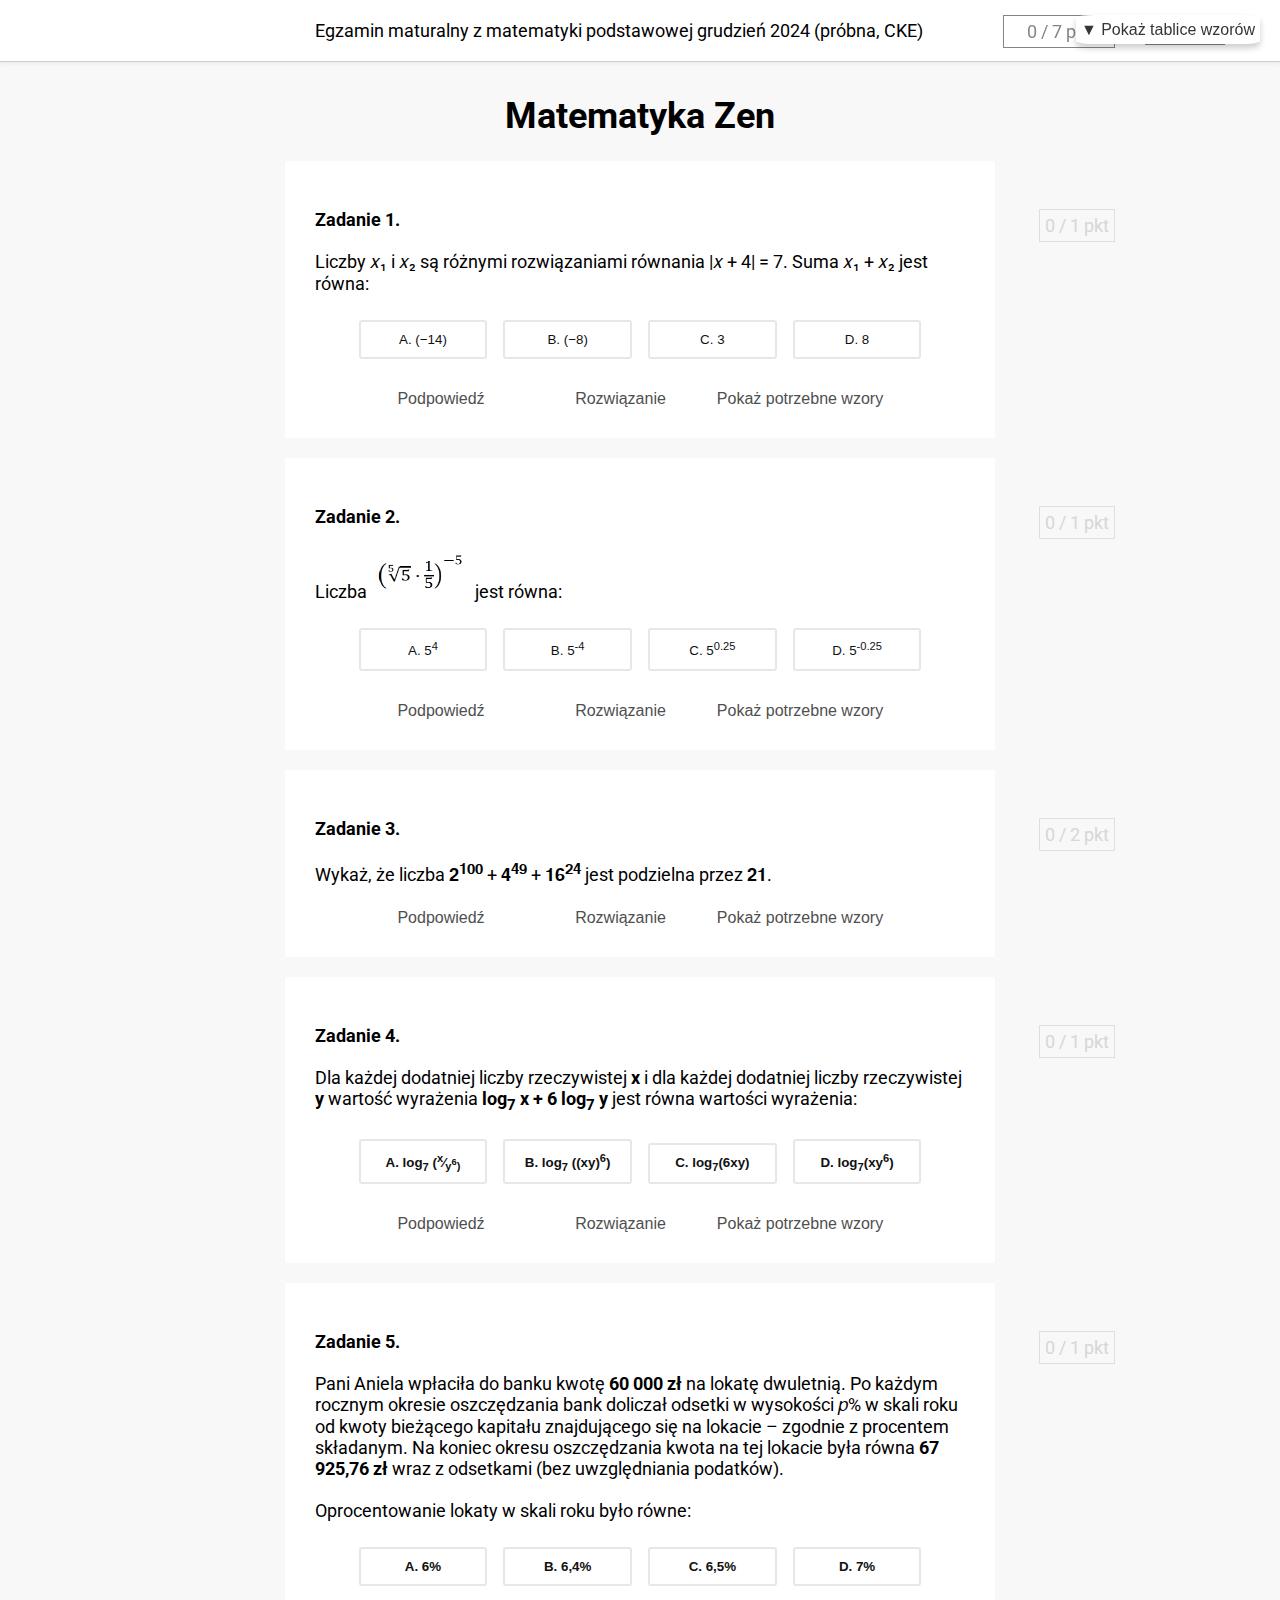
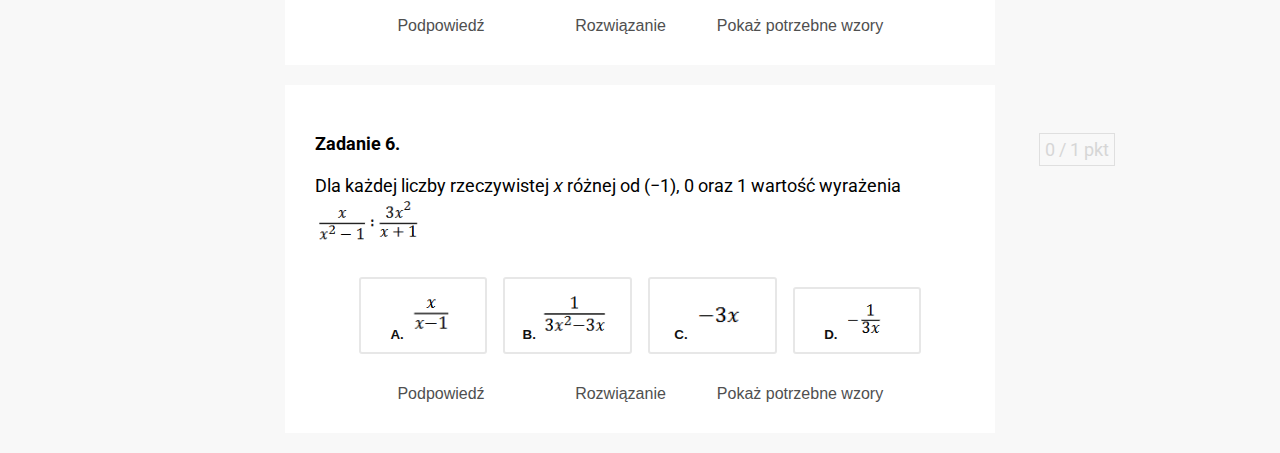
<file: index.html>
<!DOCTYPE html>
<html lang="pl">
<head>
    <!--REFRESHING CODE    DELETE THIS BEFERE PUBLISHING
    <meta http-equiv="refresh" content="5">-->


    <meta charset="UTF-8">
    <meta name="viewport" content="width=device-width, initial-scale=1.0">
    <link href='https://fonts.googleapis.com/css?family=Roboto' rel='stylesheet'>

    <script type="text/javascript" src="exercises.js"></script>
    <link rel="stylesheet" href="style.css">
    <br>
    <title>Matematyka Zen v8</title>
    
</head>
<body>
    <div id="top-bar">
        <div id="bar-container">
            <div id="exercises-sheet-title">Egzamin maturalny z matematyki podstawowej grudzień 2024 (próbna, CKE) </div>
            <span id="total-score"> 21 / 37 pkt</span>
            <button id="score-switch-button">wszystko</button>
            <button id="toggle-tablica">▼ Pokaż tablice wzorów</button>
        </div>
    </div>
    
    <object id="tablica-wzorow" type="application/pdf" data="wybrane_wzory_matematyczne.pdf#page=10&toolbar=0" width="300px" height="80vh"></object>
    <br><br>
    <h1>Matematyka Zen</h1>
    
    <!-- Exercise Template (Hidden) -->
    <div id="exercise-template" class="exercise-container" style="display: none;">
        
        <p class="question"></p>
        <div class="button-container answers-container"></div>
        <div class="light-button-container">
            <button class="hint-button light-button">Podpowiedź</button>
            <button class="solution-button light-button">Rozwiązanie</button>
            <button class="formulas-button light-button">Pokaż potrzebne wzory</button>
        </div>

            <div class="hint-container"></div>
            <div class="solution-container">
                <div class="solution-text-container"></div>
                <div class="solution-step-by-step-container">
                    <div class="steps-content"></div>
                    <div class="steps-nav">
                        <button class="step-prev light-button">◄</button>
                        <span class="step-counter"></span>
                        <button class="step-next light-button">►</button>
                    </div>
                </div>

                <div class="solution-interactive-container" ></div> 

            </div>
            
            <span class="exercise-score low-exercise-score">8 / 9 pkt</span>
        
    </div>

    <!-- Exercises will be dynamically added here -->
    <div id="exercises-wrapper"></div>

    <!--
    <iframe id="tablica-wzorow" src="wybrane_wzory_matematyczne.pdf#toolbar=0" ></iframe>
    -->


    
    
</body>
</html>
<script>

totalScore = 0;
// przycisk tablicy wzorów
document.getElementById("toggle-tablica").addEventListener("click", function() {
const tablica = document.getElementById("tablica-wzorow");
const toggleButton = document.getElementById("toggle-tablica");

if (tablica.style.display === "none" || tablica.style.display === "") {
    tablica.style.display = "block";
    toggleButton.textContent = "▲ Schowaj tablice wzorów"; // Change to right arrow
} else {
    tablica.style.display = "none";
    toggleButton.textContent = "▼ Pokaż tablice wzorów"; // Change back to book icon
}
});

function otworzTabliceNaStronie(numerStrony) {
    document.getElementById("toggle-tablica").textContent = "▲ Schowaj tablice wzorów"; // Change to right arrow

    const tablica = document.getElementById("tablica-wzorow");
    tablica.style.display = "block";

    // Tworzymy nowy obiekt zamiast tylko zmieniać `data`
    const nowyObject = document.createElement("object");
    nowyObject.id = "tablica-wzorow";
    nowyObject.type = "application/pdf";
    nowyObject.data = `wybrane_wzory_matematyczne.pdf#page=${numerStrony}&toolbar=0`;

    nowyObject.style.cssText = tablica.style.cssText;

    // Zamieniamy stare <object> na nowy, aby wymusić przeładowanie
    tablica.parentNode.replaceChild(nowyObject, tablica);
    tablica.style.display = "block";

}

const scoreSwitchButton = document.getElementById("score-switch-button");


scoreSwitchButton.addEventListener("click", () => {
    
    //potem można to podmienić na switch(scoreSwitchButton.innerHTML){}
    if(scoreSwitchButton.innerHTML == "wszystko"){

        scoreSwitchButton.innerHTML="tylko suma"

        var elements = document.getElementsByClassName('exercise-score');
        for (let el of elements) {
            el.style.display = "none";
        }
    }else if(scoreSwitchButton.innerHTML == "tylko suma"){

        scoreSwitchButton.innerHTML="nic"

        document.getElementById('total-score').style.display = "none";
    
    }else{
        scoreSwitchButton.innerHTML="wszystko"

        document.getElementById('total-score').style.display = "block";
        var elements = document.getElementsByClassName('exercise-score');
        for (let el of elements) {
            el.style.display = "block";
        }


    }
    
})

function markCorrectAnswer(exercise) {
    button = exercise.querySelector(".answers-container button.hiddenCorrect");
    button.classList.add("correct");
}


// Function to load exercises
function loadExercises() {
    const exercisesWrapper = document.getElementById("exercises-wrapper");
    const template = document.getElementById("exercise-template");
    
    const totalScoreSpan = document.getElementById("total-score")
    totalScoreSpan.innerHTML = `${totalScore} / ${maxTotalScore} pkt`

    exercises.forEach((exercise, index) => {
        Object.defineProperty(exercise, "isScoreGiven", {value:false, writable: true});

        //in the future we can make something like studentAttempt object that is passed by php after login and maybe chossing certan attempt in acc menu or smth

        const exerciseClone = template.cloneNode(true);
        exerciseClone.style.display = "block";
        exerciseClone.id = `exercise-${index}`;

        const scoreSpan = exerciseClone.querySelector(".exercise-score");

        // Set question
        exerciseClone.querySelector(".question").innerHTML = exercise.question;

        // Set answers
        const answersContainer = exerciseClone.querySelector(".answers-container");
        exercise.answers.forEach((answer, i) => {
            const answerButton = document.createElement("button");
            answerButton.innerHTML = answer;
            if (answer == exercise.correctAnswer) {
                answerButton.classList.add("hiddenCorrect");
            }
            answerButton.addEventListener("click", () => {
                const isSelected = answerButton.classList.contains("correct") || answerButton.querySelector(".feedback");

                // Remove feedback from all buttons
                answersContainer.querySelectorAll("button").forEach(btn => {
                    btn.classList.remove("correct", "incorrect");
                    btn.querySelector(".feedback")?.remove(); // Remove existing feedback
                });
                if (!isSelected){
                    if (exercise.correctAnswer != ""){
                        if (answer === exercise.correctAnswer) { //w warunku równie dobrze można zrobić coś w stylu anwser.
                            answerButton.classList.add("correct");

                            scoreSpan.textContent = `${exercise.maxScore} / ${exercise.maxScore} pkt`;
                            scoreSpan.classList.remove("low-exercise-score", "mid-exercise-score");
                            scoreSpan.classList.add("high-exercise-score");
                            if(!exercise.isScoreGiven){
                                totalScore += exercise.maxScore;
                                exercise.isScoreGiven = true;
                            }
                            totalScoreSpan.innerHTML = `${totalScore} / ${maxTotalScore} pkt`

                        } else {
                            answerButton.classList.add("incorrect");
                        }
                    } else{
                        answerButton.innerHTML += `<span class="feedback">?</span>`;
                    }
                }else{
                    answerButton.innerHTML = answer;
                }
                
                
            });
            answersContainer.appendChild(answerButton);
        });
        
        // Set score
        if (exercise.maxScore) {
            scoreSpan.textContent = `0 / ${exercise.maxScore} pkt`;
        }

        // Set hint
        const hintContainer = exerciseClone.querySelector(".hint-container");
        hintContainer.innerHTML = exercise.hint;

        // Set solution
        const solutionContainer = exerciseClone.querySelector(".solution-container");
        const solutionTextContainer = solutionContainer.querySelector(".solution-text-container");

        const solutionStepByStepContainer = exerciseClone.querySelector(".solution-step-by-step-container");

        const solutionInteractiveContainer = exerciseClone.querySelector(".solution-interactive-container");
        

        solutionTextContainer.innerHTML = exercise.solutionText;

        if (exercise.solutionInteractive) {
            exercise.solutionInteractive(solutionInteractiveContainer);
        }

        // Add event listeners for hint and solution buttons
        formulasButton = exerciseClone.querySelector(".formulas-button")

        if(exercise.formulasPage != null){
            formulasButton.addEventListener("click", () => {
                otworzTabliceNaStronie(exercise.formulasPage)
            });
        }else{
            formulasButton.style.display = "none";

        }
        
        exerciseClone.querySelector(".hint-button").addEventListener("click", () => {
            hintContainer.style.display = hintContainer.style.display === "block" ? "none" : "block";
            solutionContainer.style.display = "none";
        });
        
        exerciseClone.querySelector(".solution-button").addEventListener("click", () => {
            // Zawsze pokazuj solutionContainer!

            hintContainer.style.display =  "none";
            solutionContainer.style.display = solutionContainer.style.display === "block" ? "none" : "block";

            //solutionContainer.style.display = "block";
            //hintContainer.style.display = "none";
            
            //solutionStepByStepContainer.style.display = "block";


            // Przełączaj tylko animowane kroki
            /*
            if (solutionStepByStepContainer.style.display === "block") {
                solutionStepByStepContainer.style.display = "none";
            } else {
                solutionStepByStepContainer.style.display = "block";
                showStep(currentStep);
            }
            */
        });

        
        // SOLUTION STEP BY STEP CHATA GPT
        
        const stepsContent = solutionStepByStepContainer.querySelector(".steps-content");
        const stepsNav = solutionStepByStepContainer.querySelector(".steps-nav");
        const prevBtn = stepsNav.querySelector(".step-prev");
        const nextBtn = stepsNav.querySelector(".step-next");
        const stepCounter = stepsNav.querySelector(".step-counter");

        function renderStep(step) {

            if (!step) return "";
            if (step.type === "video") {
                const videoHtml = `
                    <video autoplay playsinline>
                        <source src="${step.src}" type="video/mp4">
                    </video>
                    <br>${step.text}
                `;
                const tempDiv = document.createElement('div');
                tempDiv.innerHTML = videoHtml;
                const video = tempDiv.querySelector('video');
                
                
                video.defaultPlaybackRate = 0.01;
                
                
                return tempDiv.innerHTML;
            } else if (step.type === "image") {
                return `<img src="${step.src}"><br>${step.text}`;
            } else if (step.type === "text") {
                return `<div>${step.text}</div>`;
            }
            return "";
        }
        
        if (solutionStepByStepContainer && exercise.solutionStepByStep && Array.isArray(exercise.solutionStepByStep)) {
            let currentStep = 0;
            const steps = exercise.solutionStepByStep;
            

            function showStep(idx) {
                currentStep = idx;
                stepsContent.innerHTML = renderStep(steps[currentStep]);
                stepCounter.textContent = `${currentStep + 1} / ${steps.length}`;
                prevBtn.disabled = currentStep === 0;
                nextBtn.disabled = currentStep === steps.length - 1;
                if(currentStep == steps.length - 1){
                    markCorrectAnswer(exerciseClone);
                }
            }

            

            prevBtn.addEventListener("click", () => {
                if (currentStep > 0) showStep(currentStep - 1);
            });
            nextBtn.addEventListener("click", () => {
                if (currentStep < steps.length - 1) showStep(currentStep + 1);
            });
            
            // Pokaż/ukryj sekcję kroków po kliknięciu "Rozwiązanie"
            
            exerciseClone.querySelector(".solution-button").addEventListener("click", () => {
                    showStep(currentStep);
                    solutionStepByStepContainer.style.display = "block";
            });

            
        } else {
            exerciseClone.querySelector(".solution-button").addEventListener("click", () => {
                solutionStepByStepContainer.style.display = "none";
            });
        }
        

        // Append the exercise to the wrapper
        exercisesWrapper.appendChild(exerciseClone);
    });
}

// Function to draw the number line of solutions of | x + a | = b
function drawNumberLine1(inputElement) { //it does not care what input element you hand it
    const container = inputElement.closest(".solution-container");
    const canvas = container.querySelector("#numberLine");
    const ctx = canvas.getContext("2d");
    const width = canvas.width;
    const height = canvas.height;
    const centerY = height / 2;
    ctx.clearRect(0, 0, width, height);
    ctx.beginPath();
    ctx.moveTo(20, centerY);
    ctx.lineTo(width - 30, centerY);
    ctx.stroke();
    ctx.beginPath();
    ctx.moveTo(width - 30, centerY - 5);
    ctx.lineTo(width - 20, centerY);
    ctx.lineTo(width - 30, centerY + 5);
    ctx.stroke();
    const minRange = -15;
    const maxRange = 5;
    ctx.fillStyle = "black";
    ctx.font = "12px Arial";
    for (let i = minRange; i <= maxRange; i++) {
        const position = ((i - minRange) / (maxRange - minRange)) * (width - 40) + 20;
        ctx.beginPath();
        ctx.moveTo(position, centerY - 3);
        ctx.lineTo(position, centerY + 3);
        ctx.stroke();
        ctx.fillText(i, position - 5, centerY + 20);
    }
    const a = parseFloat(container.querySelector("#aInput").value) || 0;
    const b = parseFloat(container.querySelector("#bInput").value) || 0;
    const x1 = -a + b;
    const x2 = -a - b;
    if(b>=0){
        [x1, x2].forEach(number => {
        if (number >= minRange && number <= maxRange) {
            const position = ((number - minRange) / (maxRange - minRange)) * (width - 40) + 20;
            ctx.beginPath();
            ctx.arc(position, centerY, 5, 0, Math.PI * 2);
            ctx.fillStyle = "orange";
            ctx.fill();
        }
        });
    }
    
}

function rysujWykresEksponencjalny(container, a = 1, b = 2, zakresX = [-5, 5]) {
    const canvas = container.querySelector("#numberLine");
    if (!canvas) {
        console.error("Nie znaleziono canvas o podanym ID!");
        return;
    }

    const ctx = canvas.getContext("2d");
    const width = canvas.width;
    const height = canvas.height;

    // Konfiguracja układu współrzędnych
    const margin = 40;
    const scaleX = (width - 2 * margin) / (zakresX[1] - zakresX[0]);
    const zakresY = [-a * Math.pow(b, Math.abs(zakresX[0])), a * Math.pow(b, zakresX[1])];
    const scaleY = (height - 2 * margin) / (zakresY[1] - zakresY[0]);

    // Wyczyść canvas
    ctx.clearRect(0, 0, width, height);

    // Rysowanie osi
    ctx.strokeStyle = "black";
    ctx.lineWidth = 2;

    // Oś X
    ctx.beginPath();
    ctx.moveTo(margin, height / 2);
    ctx.lineTo(width - margin, height / 2);
    ctx.stroke();

    // Oś Y
    ctx.beginPath();
    ctx.moveTo(width / 2, margin);
    ctx.lineTo(width / 2, height - margin);
    ctx.stroke();

    // Rysowanie wykresu funkcji f(x) = a * b^x
    ctx.strokeStyle = "red";
    ctx.lineWidth = 2;
    ctx.beginPath();
    /*
    for (let i = 0; i <= width; i++) {
        let x = zakresX[0] + (i / width) * (zakresX[1] - zakresX
    */
}

// Load all exercises when the page loads
loadExercises();
/*
    POMYSŁY NA INTERAKRYWNE RZECZY
        - Floating z prawej pdf z kartą wzorów
*/

</script>
</file>
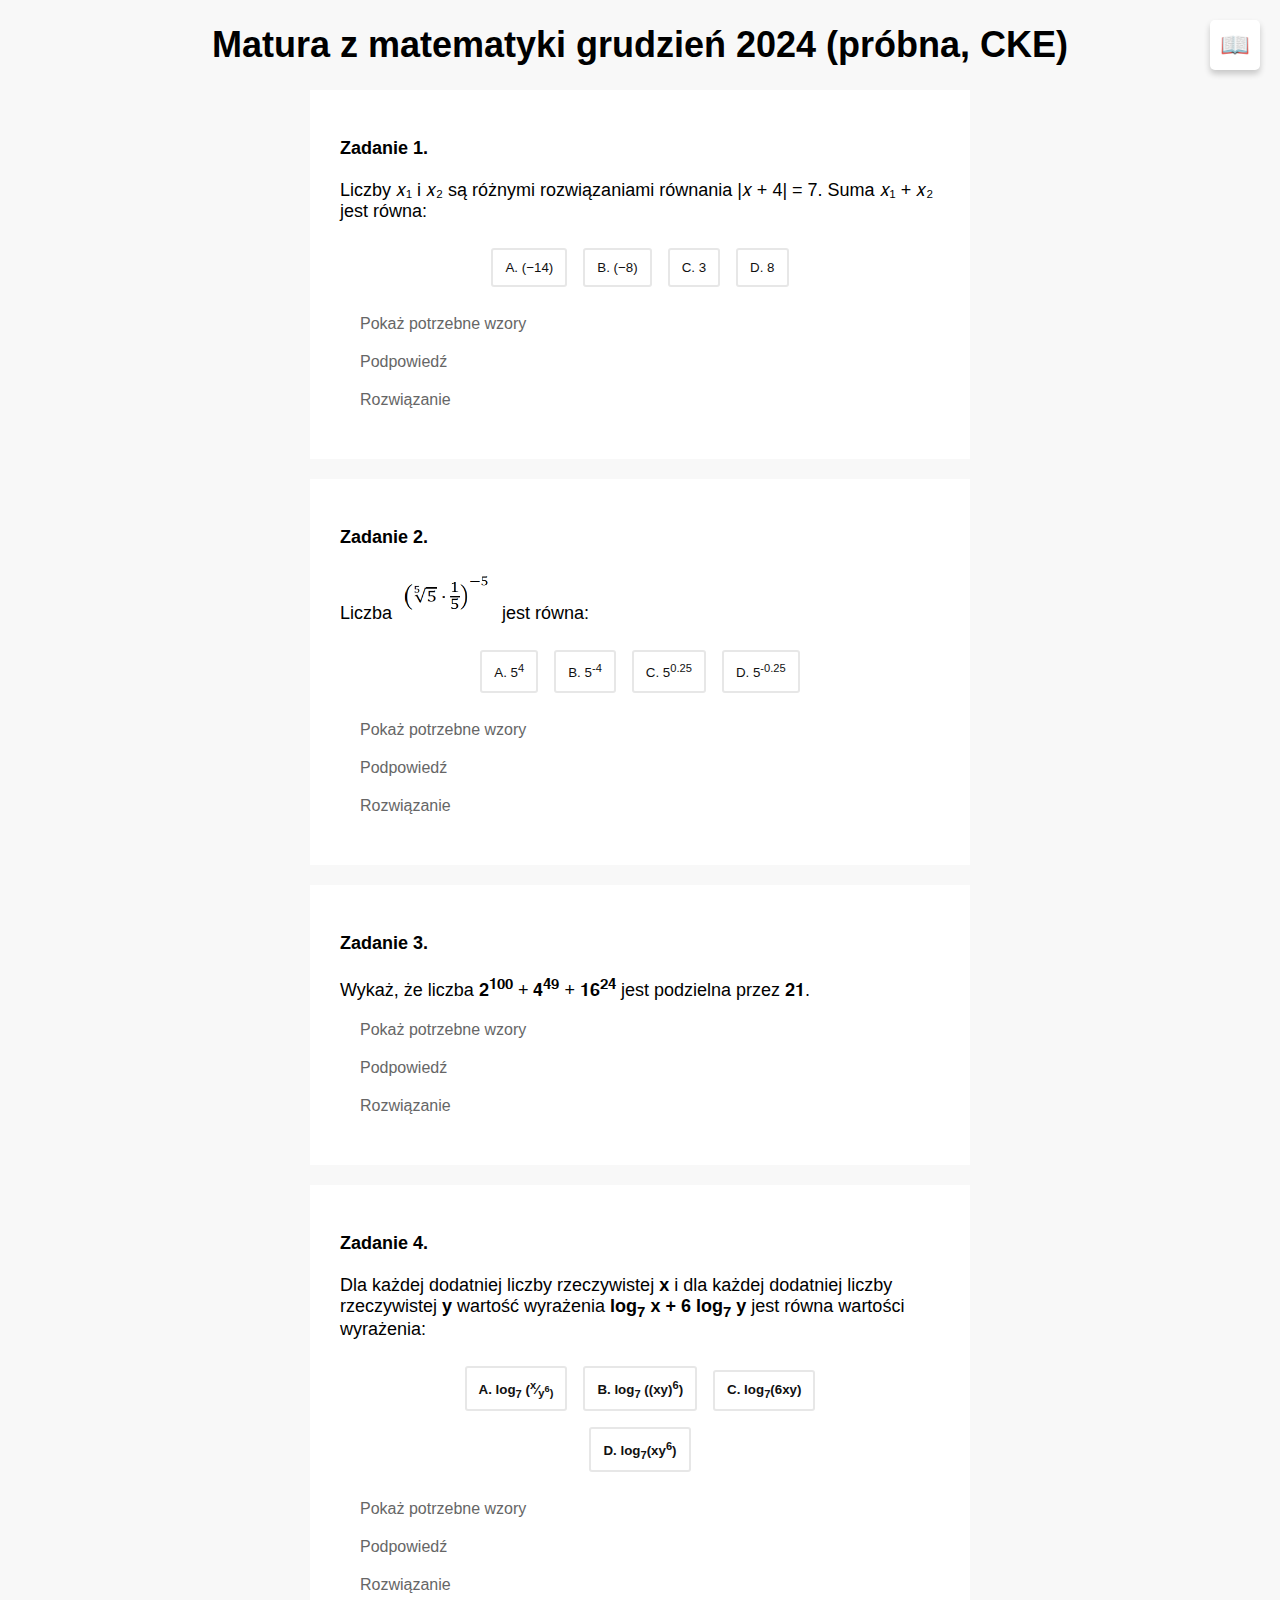
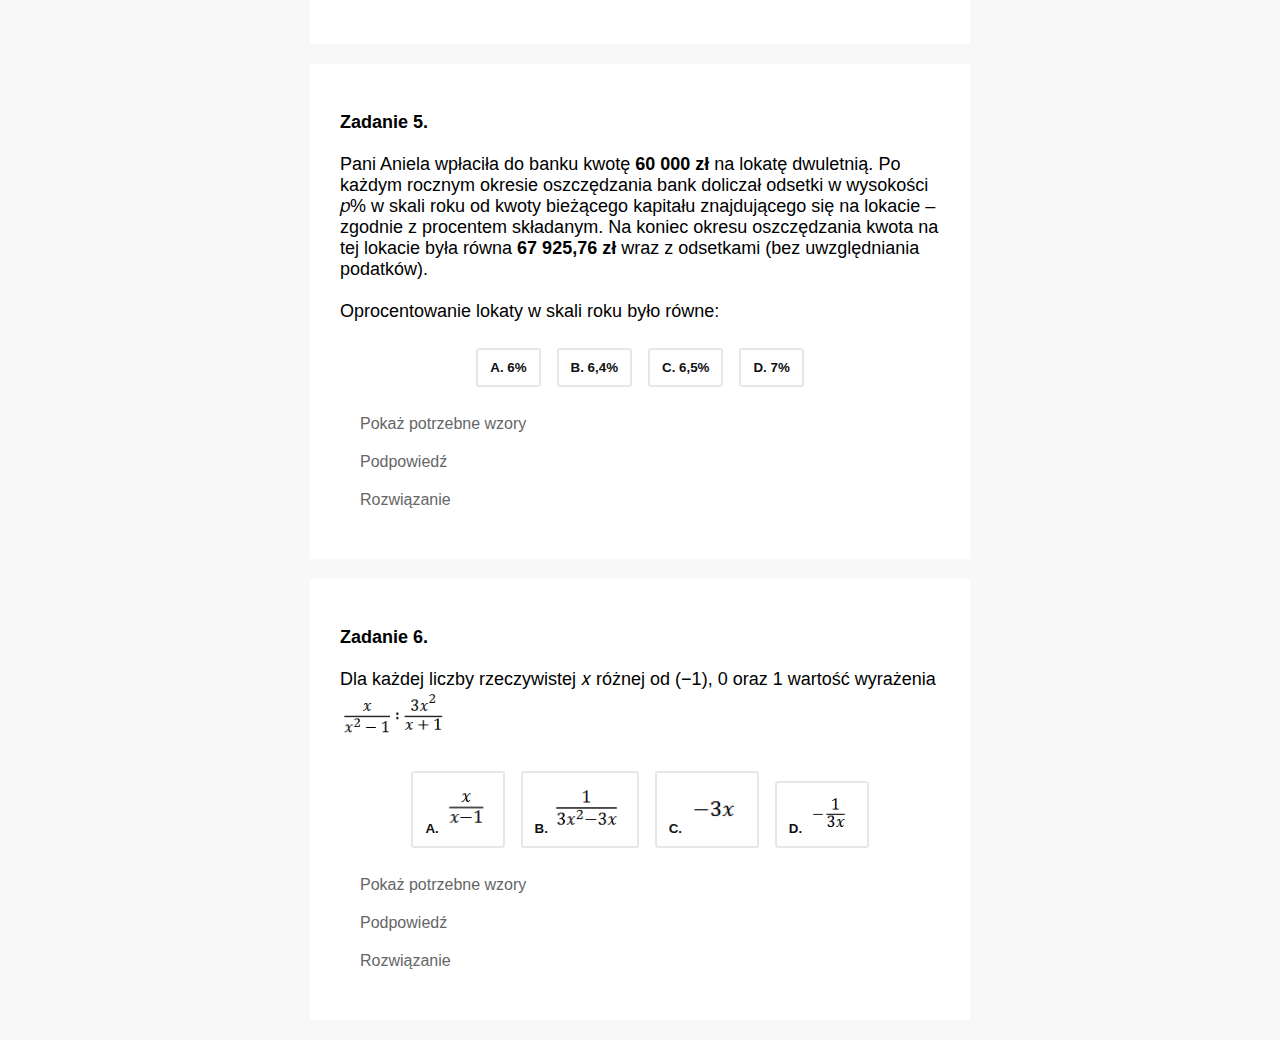
<file: matematykazen5.html>
<!DOCTYPE html>
<html lang="pl">
<head>
    <meta charset="UTF-8">
    <meta name="viewport" content="width=device-width, initial-scale=1.0">
    <title>Matematyka zen</title>
    <script type="text/javascript" src="exercises5.js"></script>
    <style>
        body { 
            display: block;
            text-align: center;
            font-family: Arial, sans-serif;
            font-size: 18px; 
            background-color: rgb(248, 248, 248);
        }
        input { width: 30px; border: 1px solid #ccc; text-align: center; }
        canvas {
            background-color: #ffffff;
            border: 2px solid #eeeeee;
            border-radius: 8px;
            margin-top: 10px;
        }
        #toggle-tablica {
            position: fixed;
            top: 20px;
            right: 20px;
            width: 50px;
            height: 50px;
            border: none;
            background-color: white;
            color: #353535;
            font-size: 24px;
            border-radius: 10%;
            cursor: pointer;
            box-shadow: 0px 4px 6px rgba(0, 0, 0, 0.2);
        }
        #tablica-wzorow {
            position: fixed;
            right: 30px;
            top: 100px;
            width: 28%;
            height: 80vh;
            border: 2px solid #ccc;
            background-color: white;
            box-shadow: 0px 4px 8px rgba(0, 0, 0, 0.2);
            overflow: hidden;
            display: none;
        }

        .exercise-container {
            background-color: #FFFFFF;
            text-align: left;
            margin: 20px auto;
            width: 600px;
            padding: 30px;
        }
        .button-container {
            margin: auto;
            margin-top: 10px;
            width:80%;
            text-align: center;
        }
        .button-container button {
            display: inline-block;
            padding: 10px 12px;
            margin: 8px;
            border-style: solid;
            border-color: #e7e7e7;
            background-color: #ffffff;
            color: #111111;
            text-decoration: none;
            cursor: pointer;
            border-radius: 3px;
        }
        .button-container button.correct {
            background-color: green; /* Green for correct answer */
        }
        .light-button-container {
            margin-top: 10px;
            border: 2px;
            border-color: black;
        }
        .light-button-container button {
            display: block;
            text-align: center;
            margin: 20px;
            color: rgb(102, 102, 102); /* Gray text */
            text-decoration: none;
            cursor: pointer;
            background: none; /* Remove button background */
            border: none; /* Remove button border */
            padding: 0; /* Remove padding */
            font-size: 16px; /* Match text size */
        }
        .light-button-container button:hover {
            text-decoration: underline; /* Underline on hover */
        }
        .hint-container{
            display: none;
        }
        .solution-container{
            display: none;
        }
        .feedback {
            margin-left: 10px;
            font-size: 16px;
        }
    </style>
</head>
<body>
    <h1>Matura z matematyki grudzień 2024 (próbna, CKE)</h1>

    <!-- Exercise Template (Hidden) -->
    <div id="exercise-template" class="exercise-container" style="display: none;">
        <p class="question"></p>
        <div class="button-container answers-container"></div>
        <div class="light-button-container">

            <button class="formulas-button">Pokaż potrzebne wzory</button>

            <button class="hint-button">Podpowiedź</button>
            <div class="hint-container"></div>
            
            <button class="solution-button">Rozwiązanie</button>
            <div class="solution-container"></div>

        </div>
    </div>

    <!-- Exercises will be dynamically added here -->
    <div id="exercises-wrapper"></div>
    
    <button id="toggle-tablica">📖</button>
    
    <object id="tablica-wzorow" type="application/pdf" data="wybrane_wzory_matematyczne.pdf#page=10&toolbar=0" width="300px" height="80vh"></object>

    <!--
    <iframe id="tablica-wzorow" src="wybrane_wzory_matematyczne.pdf#toolbar=0" ></iframe>
    -->


    
    <script>

        //przycisk tablicy wzorów
        document.getElementById("toggle-tablica").addEventListener("click", function() {
            const tablica = document.getElementById("tablica-wzorow");
            if (tablica.style.display === "none" || tablica.style.display === "") {

                tablica.style.display = "block";
            } else {
                tablica.style.display = "none";
            }
            
        });

        function otworzTabliceNaStronie(numerStrony) {
            const tablica = document.getElementById("tablica-wzorow");
            tablica.style.display = "block";

            // Tworzymy nowy obiekt zamiast tylko zmieniać `data`
            const nowyObject = document.createElement("object");
            nowyObject.id = "tablica-wzorow";
            nowyObject.type = "application/pdf";
            nowyObject.data = `wybrane_wzory_matematyczne.pdf#page=${numerStrony}&toolbar=0`;

            nowyObject.style.cssText = tablica.style.cssText;

            /*
            nowyObject.width = "300px";
            nowyObject.height = "80vh";
            nowyObject.style.position = "fixed";
            nowyObject.style.right = "30px";
            nowyObject.style.top = "100px";
            nowyObject.style.border = "2px solid #ccc";
            nowyObject.style.backgroundColor = "white";
            nowyObject.style.boxShadow = "0px 4px 8px rgba(0, 0, 0, 0.2)";
            nowyObject.style.overflow = "visible";
            nowyObject.style.display = "block";
            */

            // Zamieniamy stare <object> na nowy, aby wymusić przeładowanie
            tablica.parentNode.replaceChild(nowyObject, tablica);
            tablica.style.display = "block";

        }



        // Function to load exercises
        function loadExercises() {
            const exercisesWrapper = document.getElementById("exercises-wrapper");
            const template = document.getElementById("exercise-template");

            exercises.forEach((exercise, index) => {
                const exerciseClone = template.cloneNode(true);
                exerciseClone.style.display = "block";
                exerciseClone.id = `exercise-${index}`;

                // Set question
                exerciseClone.querySelector(".question").innerHTML = exercise.question;

                // Set answers
                const answersContainer = exerciseClone.querySelector(".answers-container");
                exercise.answers.forEach((answer, i) => {
                    const answerButton = document.createElement("button");
                    answerButton.innerHTML = answer;
                    answerButton.addEventListener("click", () => {
                        // Remove feedback from all buttons
                        answersContainer.querySelectorAll("button").forEach(btn => {
                            btn.classList.remove("correct", "incorrect");
                            btn.querySelector(".feedback")?.remove(); // Remove existing feedback
                        });

                        if (exercise.correctAnswer != ""){
                            if (answer === exercise.correctAnswer) {
                                answerButton.classList.add("correct");
                                answerButton.innerHTML += `<span class="feedback">✅</span>`; // Green checkmark
                            } else {
                                answerButton.innerHTML += `<span class="feedback">❌</span>`; // Black cross (no red flash)
                            }
                        } else{
                            answerButton.innerHTML += `<span class="feedback">?</span>`;
                        }
                        
                    });
                    answersContainer.appendChild(answerButton);
                });

                // Set hint
                const hintContainer = exerciseClone.querySelector(".hint-container");
                hintContainer.innerHTML = exercise.hint;

                // Set solution
                const solutionContainer = exerciseClone.querySelector(".solution-container");
                solutionContainer.innerHTML = exercise.solutionText;
                if (exercise.interactiveExplanation) {
                    exercise.interactiveExplanation(solutionContainer);
                }

                // Add event listeners for hint and solution buttons
                formulasButton = exerciseClone.querySelector(".formulas-button")

                if(exercise.formulasPage != null){
                    formulasButton.addEventListener("click", () => {
                        otworzTabliceNaStronie(exercise.formulasPage)
                    });
                }else{
                    formulasButton.style.display = "none";

                }
                
                exerciseClone.querySelector(".hint-button").addEventListener("click", () => {
                    hintContainer.style.display = hintContainer.style.display === "block" ? "none" : "block";
                });
                exerciseClone.querySelector(".solution-button").addEventListener("click", () => {
                    solutionContainer.style.display = solutionContainer.style.display === "block" ? "none" : "block";
                });

                // Append the exercise to the wrapper
                exercisesWrapper.appendChild(exerciseClone);
            });
        }

        // Function to draw the number line of solutions of | x + a | = b
        function drawNumberLine1(inputElement) { //it does not care what input element you hand it
            const container = inputElement.closest(".solution-container");
            const canvas = container.querySelector("#numberLine");
            const ctx = canvas.getContext("2d");
            const width = canvas.width;
            const height = canvas.height;
            const centerY = height / 2;
            ctx.clearRect(0, 0, width, height);
            ctx.beginPath();
            ctx.moveTo(20, centerY);
            ctx.lineTo(width - 30, centerY);
            ctx.stroke();
            ctx.beginPath();
            ctx.moveTo(width - 30, centerY - 5);
            ctx.lineTo(width - 20, centerY);
            ctx.lineTo(width - 30, centerY + 5);
            ctx.stroke();
            const minRange = -15;
            const maxRange = 5;
            ctx.fillStyle = "black";
            ctx.font = "12px Arial";
            for (let i = minRange; i <= maxRange; i++) {
                const position = ((i - minRange) / (maxRange - minRange)) * (width - 40) + 20;
                ctx.beginPath();
                ctx.moveTo(position, centerY - 3);
                ctx.lineTo(position, centerY + 3);
                ctx.stroke();
                ctx.fillText(i, position - 5, centerY + 20);
            }
            const a = parseFloat(container.querySelector("#aInput").value) || 0;
            const b = parseFloat(container.querySelector("#bInput").value) || 0;
            const x1 = -a + b;
            const x2 = -a - b;
            if(b>=0){
                [x1, x2].forEach(number => {
                if (number >= minRange && number <= maxRange) {
                    const position = ((number - minRange) / (maxRange - minRange)) * (width - 40) + 20;
                    ctx.beginPath();
                    ctx.arc(position, centerY, 5, 0, Math.PI * 2);
                    ctx.fillStyle = "orange";
                    ctx.fill();
                }
                });
            }
            
        }

        function rysujWykresEksponencjalny(container, a = 1, b = 2, zakresX = [-5, 5]) {
            const canvas = container.querySelector("#numberLine");
            if (!canvas) {
                console.error("Nie znaleziono canvas o podanym ID!");
                return;
            }

            const ctx = canvas.getContext("2d");
            const width = canvas.width;
            const height = canvas.height;

            // Konfiguracja układu współrzędnych
            const margin = 40;
            const scaleX = (width - 2 * margin) / (zakresX[1] - zakresX[0]);
            const zakresY = [-a * Math.pow(b, Math.abs(zakresX[0])), a * Math.pow(b, zakresX[1])];
            const scaleY = (height - 2 * margin) / (zakresY[1] - zakresY[0]);

            // Wyczyść canvas
            ctx.clearRect(0, 0, width, height);

            // Rysowanie osi
            ctx.strokeStyle = "black";
            ctx.lineWidth = 2;

            // Oś X
            ctx.beginPath();
            ctx.moveTo(margin, height / 2);
            ctx.lineTo(width - margin, height / 2);
            ctx.stroke();

            // Oś Y
            ctx.beginPath();
            ctx.moveTo(width / 2, margin);
            ctx.lineTo(width / 2, height - margin);
            ctx.stroke();

            // Rysowanie wykresu funkcji f(x) = a * b^x
            ctx.strokeStyle = "red";
            ctx.lineWidth = 2;
            ctx.beginPath();
            /*
            for (let i = 0; i <= width; i++) {
                let x = zakresX[0] + (i / width) * (zakresX[1] - zakresX
            */
        }

        // Load all exercises when the page loads
        loadExercises();
    /*
        POMYSŁY NA INTERAKRYWNE RZECZY
            - Floating z prawej pdf z kartą wzorów
    */
    </script>
</body>
</html>
</file>
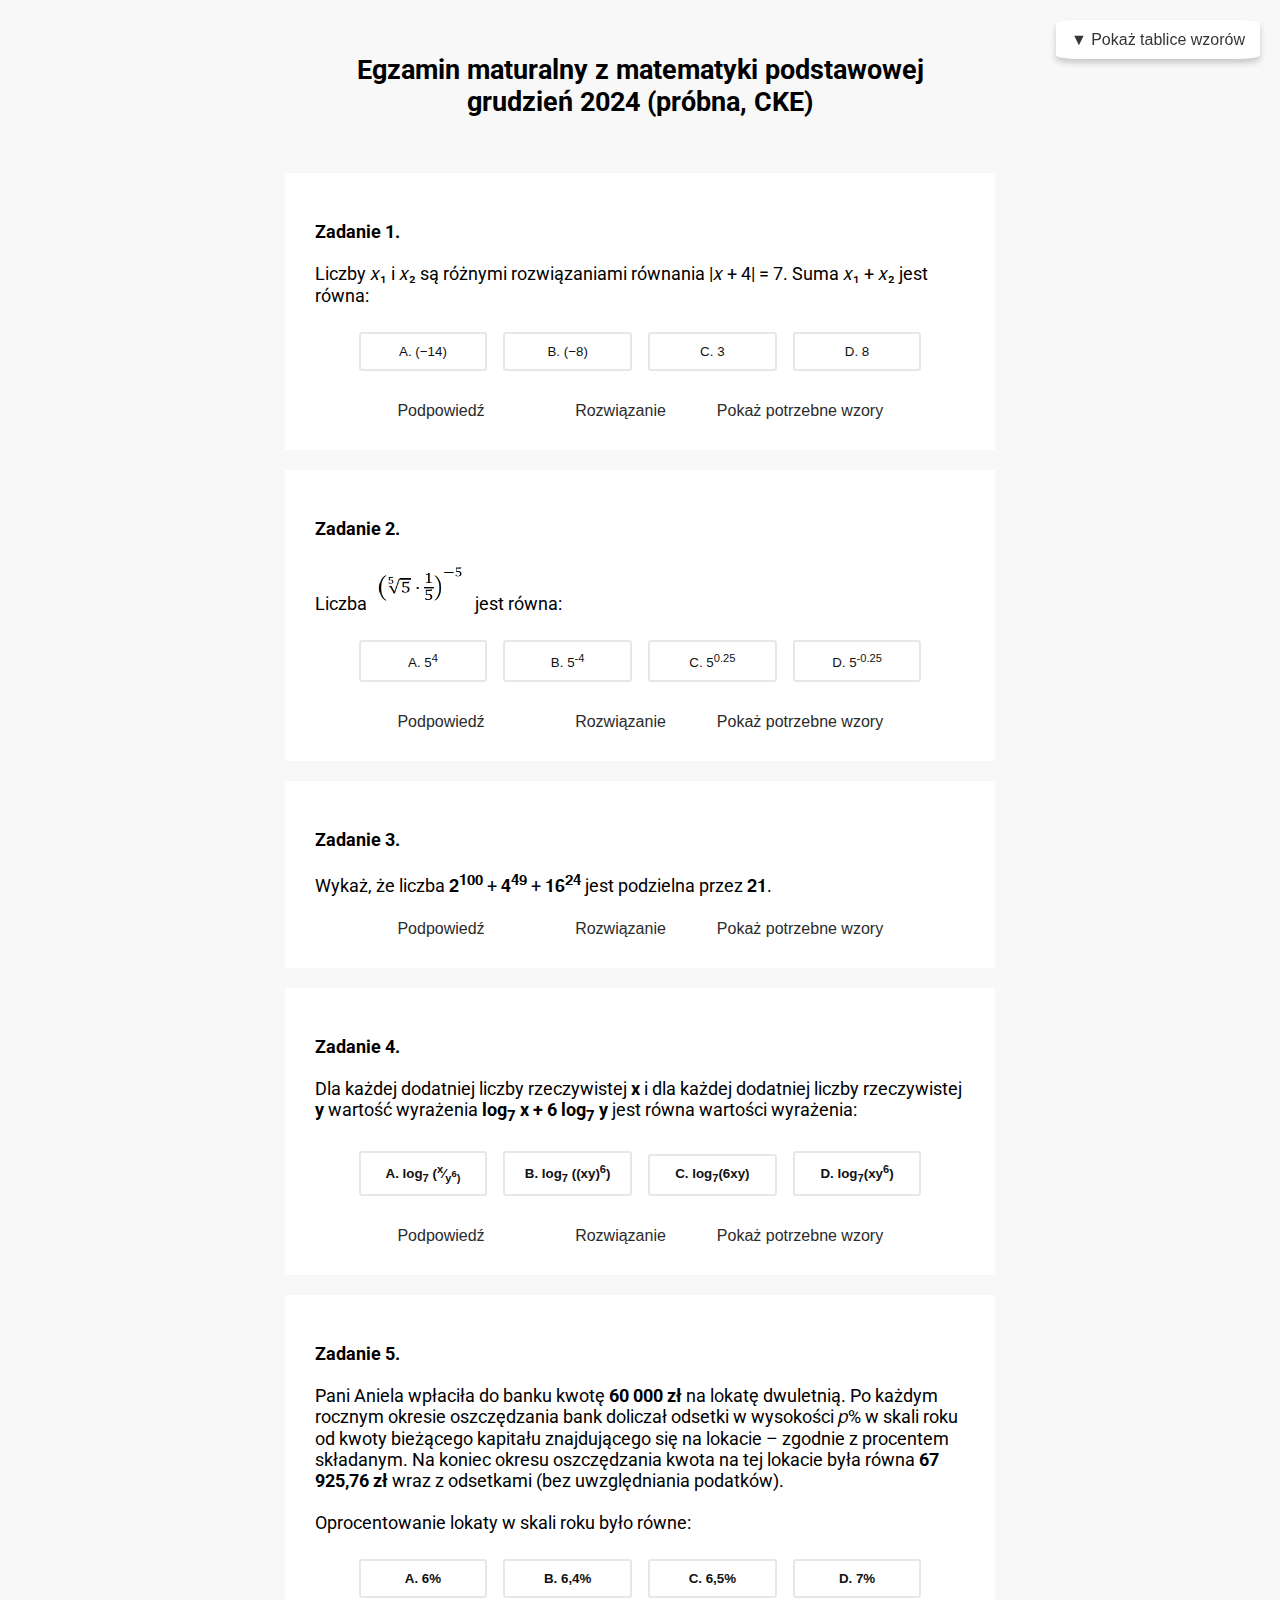
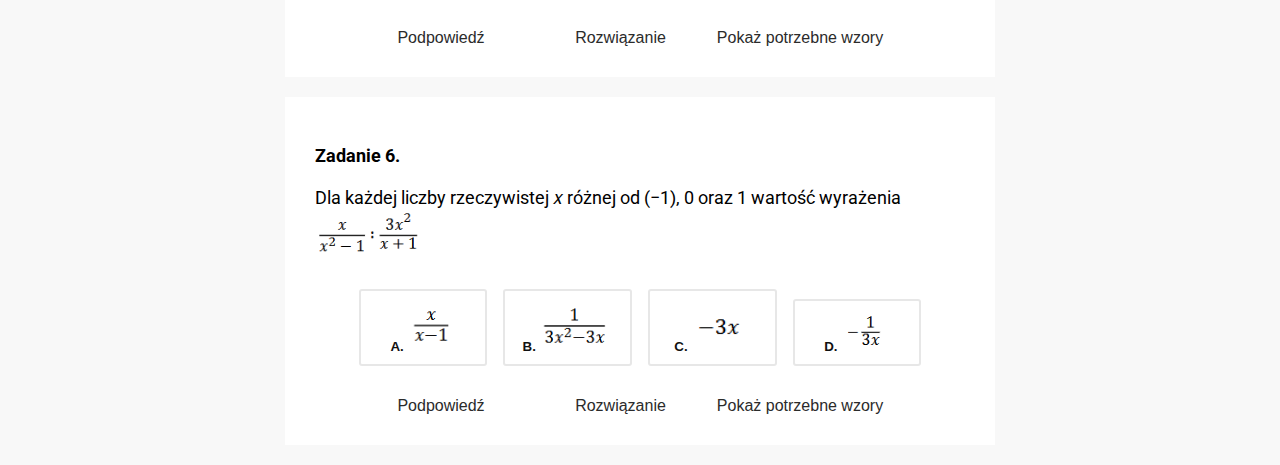
<file: matematykazen7.html>
<!DOCTYPE html>
<html lang="pl">
<head>
    <!--REFRESHING CODE    DELETE THIS BEFERE PUBLISHING
    <meta http-equiv="refresh" content="5">-->


    <meta charset="UTF-8">
    <meta name="viewport" content="width=device-width, initial-scale=1.0">
    <link href='https://fonts.googleapis.com/css?family=Roboto' rel='stylesheet'>

    <script type="text/javascript" src="exercises.js"></script>
    
    <title>Matematyka zen</title>
    
    <style>
        @font-face {
            font-family: "Computer Modern";
            src: url('http://mirrors.ctan.org/fonts/cm-unicode/fonts/otf/cmunss.otf');
        }

        @font-face {
            font-family: "Computer Modern";
            src: url('http://mirrors.ctan.org/fonts/cm-unicode/fonts/otf/cmunsx.otf');
            font-weight: bold;
        }
        .mathText {
            font-family: "Computer Modern";
            font-size:1.3em;
            line-height: 1.3;
        }
        body { 
            display: block;
            text-align: center;
            font-family: 'Roboto';
            font-size: 18px; 
            background-color: #f8f8f8;
        }
        
        canvas {
            background-color: #ffffff;
            /*
            border: 2px solid #eeeeee;
            border-radius: 3px;
            */
            margin-top: 10px;
        }

            input {
                width: 20px;
                border: 1px solid #ccc;
                text-align: center;
            }

            /* ABY FIREFOZ ORAZ CHROME NIE POSIADAŁY STRZAŁEK PRZY INPUCIE LICZBY*/
            input[type=number] {
                appearance: textfield;         /* Standard property */
                -moz-appearance: textfield;    /* Firefox */
                /* WebKit browsers handled below */
            }
            input::-webkit-outer-spin-button,
            input::-webkit-inner-spin-button {
                -webkit-appearance: none;
                appearance: none;              /* Standard property */
                margin: 0;
            }

        #toggle-tablica {
            position: fixed;
            top: 20px;
            right: 20px;
            width: auto; /* Allow the width to adjust based on content */
            height: auto; /* Allow the height to adjust based on content */
            padding: 10px 15px; /* Add padding for better spacing */
            border: none;
            background-color: white;
            color: #353535;
            font-size: 16px; /* Adjust font size for better readability */
            line-height: 1.2; /* Adjust line height for better text alignment */
            border-radius: 10%;
            cursor: pointer;
            box-shadow: 0px 4px 6px rgba(0, 0, 0, 0.2);
            text-align: center; /* Center-align the text */
            white-space: nowrap; /* Prevent text from wrapping */
        }
        #tablica-wzorow {
            position: fixed;
            right: 30px;
            top: 100px;
            width: 28%;
            height: 80vh;
            border: 2px solid #ccc;
            background-color: white;
            box-shadow: 0px 4px 8px rgba(0, 0, 0, 0.2);
            overflow: hidden;
            display: none;
        }

        .exercise-container {
            background-color: #FFFFFF;
            text-align: left;
            margin: 20px auto;
            width: 650px;
            padding: 30px;
        }
        .button-container {
            margin: auto;
            margin-top: 10px;
            width:90%;
            text-align: center;
        }
        .button-container button {
            width:22%;
            display: inline-block;
            padding: 10px 12px;
            margin: 8px;
            border-style: solid;
            border-color: #e7e7e7;
            background-color: #ffffff;
            color: #111111;
            text-decoration: none;
            cursor: pointer;
            border-radius: 3px;
        }
        .button-container button.correct {
            border-color: #88FF88; /* Green for correct answer */
        }
        .button-container button.incorrect {
            border-color: #FFAAAA; /* Red for incorrect answer */
        }
        
        .light-button-container {
            width:90%;
            margin-top: 20px;
            margin-left: 2%;
            border: 2px;
            border-color: black;
            text-align: center;

        }
        .light-button {
            width:30%;
            display: inline-block;
            text-align: center;
            color: rgb(43, 43, 43); /* Gray text */
            text-decoration: none;
            cursor: pointer;
            background: none; /* Remove button background */
            border: none; /* Remove button border */
            padding: 0; /* Remove padding */
            font-size: 16px; /* Match text size */
        }
        .light-button:hover {
            text-decoration: underline; /* Underline on hover */
        }
        /* TO CHYBA NIE WYSTĘPUJE JUŻ W KODZIE */
        /*
        .light-button-container div{
            margin-top: 30px;

            text-align: left;
        }
        */
        .hint-container{
            display: none;
            
            margin-top:20px;
            padding: 20px;
        }
        .solution-container{
            display: none;

            margin-top:20px;
            padding: 20px;
            border: 2px solid #eeeeee;
        }
            .solution-text-container{
                padding-left:10px;
                padding-left:10px;
            }
            .solution-step-by-step-container{
                display: none;


                text-align: center;
                align-items: center;
            }
                .steps-content{
                    text-align: center;
                    align-items: center;
                    margin-bottom: 20px;
                }
                .steps-nav {
                    text-align: center;
                    margin-top: 20px;
                } 
            .solution-interactive-container{
                text-align: center;
                align-items: center;
            }
            .solution-interactive-container:empty{
                display:none;
            }

        .feedback {
            margin-left: 10px;
            font-size: 16px;
        }
    </style>
</head>
<body>
    <h2> <br/>Egzamin maturalny z matematyki podstawowej<br/> grudzień 2024 (próbna, CKE)<br/><br/> </h2>

    <!-- Exercise Template (Hidden) -->
    <div id="exercise-template" class="exercise-container" style="display: none;">
        <p class="question"></p>
        <div class="button-container answers-container"></div>
        <div class="light-button-container">


            <button class="hint-button light-button">Podpowiedź</button>
            
            <button class="solution-button light-button">Rozwiązanie</button>

            <button class="formulas-button light-button">Pokaż potrzebne wzory</button>
        </div>

            <div class="hint-container"></div>
            <div class="solution-container">
                <div class="solution-text-container"></div>

                <div class="solution-step-by-step-container">
                    <div class="steps-content"></div>
                    <div class="steps-nav">
                        <button class="step-prev light-button">◄</button>
                        <span class="step-counter"></span>
                        <button class="step-next light-button">►</button>
                    </div>
                </div>

                <div class="solution-interactive-container" ></div> 

            </div>
            
        
    </div>

    <!-- Exercises will be dynamically added here -->
    <div id="exercises-wrapper"></div>
    
    <button id="toggle-tablica">▼ Pokaż tablice wzorów</button>
    
    <object id="tablica-wzorow" type="application/pdf" data="wybrane_wzory_matematyczne.pdf#page=10&toolbar=0" width="300px" height="80vh"></object>

    <!--
    <iframe id="tablica-wzorow" src="wybrane_wzory_matematyczne.pdf#toolbar=0" ></iframe>
    -->


    
    <script>

        // przycisk tablicy wzorów
        document.getElementById("toggle-tablica").addEventListener("click", function() {
        const tablica = document.getElementById("tablica-wzorow");
        const toggleButton = document.getElementById("toggle-tablica");

        if (tablica.style.display === "none" || tablica.style.display === "") {
            tablica.style.display = "block";
            toggleButton.textContent = "▲ Schowaj tablice wzorów"; // Change to right arrow
        } else {
            tablica.style.display = "none";
            toggleButton.textContent = "▼ Pokaż tablice wzorów"; // Change back to book icon
        }
        });

        function otworzTabliceNaStronie(numerStrony) {
            document.getElementById("toggle-tablica").textContent = "▲ Schowaj tablice wzorów"; // Change to right arrow

            const tablica = document.getElementById("tablica-wzorow");
            tablica.style.display = "block";

            // Tworzymy nowy obiekt zamiast tylko zmieniać `data`
            const nowyObject = document.createElement("object");
            nowyObject.id = "tablica-wzorow";
            nowyObject.type = "application/pdf";
            nowyObject.data = `wybrane_wzory_matematyczne.pdf#page=${numerStrony}&toolbar=0`;

            nowyObject.style.cssText = tablica.style.cssText;

            /*
            nowyObject.width = "300px";
            nowyObject.height = "80vh";
            nowyObject.style.position = "fixed";
            nowyObject.style.right = "30px";
            nowyObject.style.top = "100px";
            nowyObject.style.border = "2px solid #ccc";
            nowyObject.style.backgroundColor = "white";
            nowyObject.style.boxShadow = "0px 4px 8px rgba(0, 0, 0, 0.2)";
            nowyObject.style.overflow = "visible";
            nowyObject.style.display = "block";
            */

            // Zamieniamy stare <object> na nowy, aby wymusić przeładowanie
            tablica.parentNode.replaceChild(nowyObject, tablica);
            tablica.style.display = "block";

        }



        // Function to load exercises
        function loadExercises() {
            const exercisesWrapper = document.getElementById("exercises-wrapper");
            const template = document.getElementById("exercise-template");

            exercises.forEach((exercise, index) => {
                const exerciseClone = template.cloneNode(true);
                exerciseClone.style.display = "block";
                exerciseClone.id = `exercise-${index}`;

                // Set question
                exerciseClone.querySelector(".question").innerHTML = exercise.question;

                // Set answers
                const answersContainer = exerciseClone.querySelector(".answers-container");
                exercise.answers.forEach((answer, i) => {
                    const answerButton = document.createElement("button");
                    answerButton.innerHTML = answer;

                    answerButton.addEventListener("click", () => {
                        const isSelected = answerButton.classList.contains("correct") || answerButton.querySelector(".feedback");
    
                        // Remove feedback from all buttons
                        answersContainer.querySelectorAll("button").forEach(btn => {
                            btn.classList.remove("correct", "incorrect");
                            btn.querySelector(".feedback")?.remove(); // Remove existing feedback
                        });
                        if (!isSelected){
                            if (exercise.correctAnswer != ""){
                                if (answer === exercise.correctAnswer) {
                                    answerButton.classList.add("correct");
                                } else {
                                    answerButton.classList.add("incorrect");
                                }
                            } else{
                                answerButton.innerHTML += `<span class="feedback">?</span>`;
                            }
                        }else{
                            answerButton.innerHTML = answer;
                        }
                        
                        
                    });
                    answersContainer.appendChild(answerButton);
                });

                // Set hint
                const hintContainer = exerciseClone.querySelector(".hint-container");
                hintContainer.innerHTML = exercise.hint;

                // Set solution
                const solutionContainer = exerciseClone.querySelector(".solution-container");
                const solutionTextContainer = solutionContainer.querySelector(".solution-text-container");

                const solutionStepByStepContainer = exerciseClone.querySelector(".solution-step-by-step-container");

                const solutionInteractiveContainer = exerciseClone.querySelector(".solution-interactive-container");
                

                solutionTextContainer.innerHTML = exercise.solutionText;

                if (exercise.solutionInteractive) {
                    exercise.solutionInteractive(solutionInteractiveContainer);
                }

                // Add event listeners for hint and solution buttons
                formulasButton = exerciseClone.querySelector(".formulas-button")

                if(exercise.formulasPage != null){
                    formulasButton.addEventListener("click", () => {
                        otworzTabliceNaStronie(exercise.formulasPage)
                    });
                }else{
                    formulasButton.style.display = "none";

                }
                
                exerciseClone.querySelector(".hint-button").addEventListener("click", () => {
                    hintContainer.style.display = hintContainer.style.display === "block" ? "none" : "block";
                    solutionContainer.style.display = "none";
                });
                
                exerciseClone.querySelector(".solution-button").addEventListener("click", () => {
                    // Zawsze pokazuj solutionContainer!

                    hintContainer.style.display =  "none";
                    solutionContainer.style.display = solutionContainer.style.display === "block" ? "none" : "block";

                    //solutionContainer.style.display = "block";
                    //hintContainer.style.display = "none";
                    
                    //solutionStepByStepContainer.style.display = "block";


                    // Przełączaj tylko animowane kroki
                    /*
                    if (solutionStepByStepContainer.style.display === "block") {
                        solutionStepByStepContainer.style.display = "none";
                    } else {
                        solutionStepByStepContainer.style.display = "block";
                        showStep(currentStep);
                    }
                    */
                });

                
                // SOLUTION STEP BY STEP CHATA GPT
                
                const stepsContent = solutionStepByStepContainer.querySelector(".steps-content");
                const stepsNav = solutionStepByStepContainer.querySelector(".steps-nav");
                const prevBtn = stepsNav.querySelector(".step-prev");
                const nextBtn = stepsNav.querySelector(".step-next");
                const stepCounter = stepsNav.querySelector(".step-counter");

                function renderStep(step) {
                    if (!step) return "";
                    if (step.type === "video") {
                        return `<video width="320" height="180" autoplay playsinline><source src="${step.src}" type="video/mp4"></video><br>${step.text}`;
                    } else if (step.type === "image") {
                        return `<img src="${step.src}" style="max-width:320px; display:block; margin:auto; text-align:center;"><br>${step.text}`;
                    } else if (step.type === "text") {
                        return `<div style="margin:10px 0;">${step.text}</div>`;
                    }
                    return "";
                }
                
                if (solutionStepByStepContainer && exercise.solutionStepByStep && Array.isArray(exercise.solutionStepByStep)) {
                    let currentStep = 0;
                    const steps = exercise.solutionStepByStep;
                    

                    function showStep(idx) {
                        currentStep = idx;
                        stepsContent.innerHTML = renderStep(steps[currentStep]);
                        stepCounter.textContent = `${currentStep + 1} / ${steps.length}`;
                        prevBtn.disabled = currentStep === 0;
                        nextBtn.disabled = currentStep === steps.length - 1;
                    }

                    

                    prevBtn.addEventListener("click", () => {
                        if (currentStep > 0) showStep(currentStep - 1);
                    });
                    nextBtn.addEventListener("click", () => {
                        if (currentStep < steps.length - 1) showStep(currentStep + 1);
                    });
                    
                    // Pokaż/ukryj sekcję kroków po kliknięciu "Rozwiązanie"
                    
                    exerciseClone.querySelector(".solution-button").addEventListener("click", () => {
                            showStep(currentStep);
                            solutionStepByStepContainer.style.display = "block";
                    });

                    
                } else {
                    exerciseClone.querySelector(".solution-button").addEventListener("click", () => {
                        solutionStepByStepContainer.style.display = "none";
                    });
                }
                

                // Append the exercise to the wrapper
                exercisesWrapper.appendChild(exerciseClone);
            });
        }

        // Function to draw the number line of solutions of | x + a | = b
        function drawNumberLine1(inputElement) { //it does not care what input element you hand it
            const container = inputElement.closest(".solution-container");
            const canvas = container.querySelector("#numberLine");
            const ctx = canvas.getContext("2d");
            const width = canvas.width;
            const height = canvas.height;
            const centerY = height / 2;
            ctx.clearRect(0, 0, width, height);
            ctx.beginPath();
            ctx.moveTo(20, centerY);
            ctx.lineTo(width - 30, centerY);
            ctx.stroke();
            ctx.beginPath();
            ctx.moveTo(width - 30, centerY - 5);
            ctx.lineTo(width - 20, centerY);
            ctx.lineTo(width - 30, centerY + 5);
            ctx.stroke();
            const minRange = -15;
            const maxRange = 5;
            ctx.fillStyle = "black";
            ctx.font = "12px Arial";
            for (let i = minRange; i <= maxRange; i++) {
                const position = ((i - minRange) / (maxRange - minRange)) * (width - 40) + 20;
                ctx.beginPath();
                ctx.moveTo(position, centerY - 3);
                ctx.lineTo(position, centerY + 3);
                ctx.stroke();
                ctx.fillText(i, position - 5, centerY + 20);
            }
            const a = parseFloat(container.querySelector("#aInput").value) || 0;
            const b = parseFloat(container.querySelector("#bInput").value) || 0;
            const x1 = -a + b;
            const x2 = -a - b;
            if(b>=0){
                [x1, x2].forEach(number => {
                if (number >= minRange && number <= maxRange) {
                    const position = ((number - minRange) / (maxRange - minRange)) * (width - 40) + 20;
                    ctx.beginPath();
                    ctx.arc(position, centerY, 5, 0, Math.PI * 2);
                    ctx.fillStyle = "orange";
                    ctx.fill();
                }
                });
            }
            
        }

        function rysujWykresEksponencjalny(container, a = 1, b = 2, zakresX = [-5, 5]) {
            const canvas = container.querySelector("#numberLine");
            if (!canvas) {
                console.error("Nie znaleziono canvas o podanym ID!");
                return;
            }

            const ctx = canvas.getContext("2d");
            const width = canvas.width;
            const height = canvas.height;

            // Konfiguracja układu współrzędnych
            const margin = 40;
            const scaleX = (width - 2 * margin) / (zakresX[1] - zakresX[0]);
            const zakresY = [-a * Math.pow(b, Math.abs(zakresX[0])), a * Math.pow(b, zakresX[1])];
            const scaleY = (height - 2 * margin) / (zakresY[1] - zakresY[0]);

            // Wyczyść canvas
            ctx.clearRect(0, 0, width, height);

            // Rysowanie osi
            ctx.strokeStyle = "black";
            ctx.lineWidth = 2;

            // Oś X
            ctx.beginPath();
            ctx.moveTo(margin, height / 2);
            ctx.lineTo(width - margin, height / 2);
            ctx.stroke();

            // Oś Y
            ctx.beginPath();
            ctx.moveTo(width / 2, margin);
            ctx.lineTo(width / 2, height - margin);
            ctx.stroke();

            // Rysowanie wykresu funkcji f(x) = a * b^x
            ctx.strokeStyle = "red";
            ctx.lineWidth = 2;
            ctx.beginPath();
            /*
            for (let i = 0; i <= width; i++) {
                let x = zakresX[0] + (i / width) * (zakresX[1] - zakresX
            */
        }

        // Load all exercises when the page loads
        loadExercises();
    /*
        POMYSŁY NA INTERAKRYWNE RZECZY
            - Floating z prawej pdf z kartą wzorów
    */
    </script>
</body>
</html>
</file>
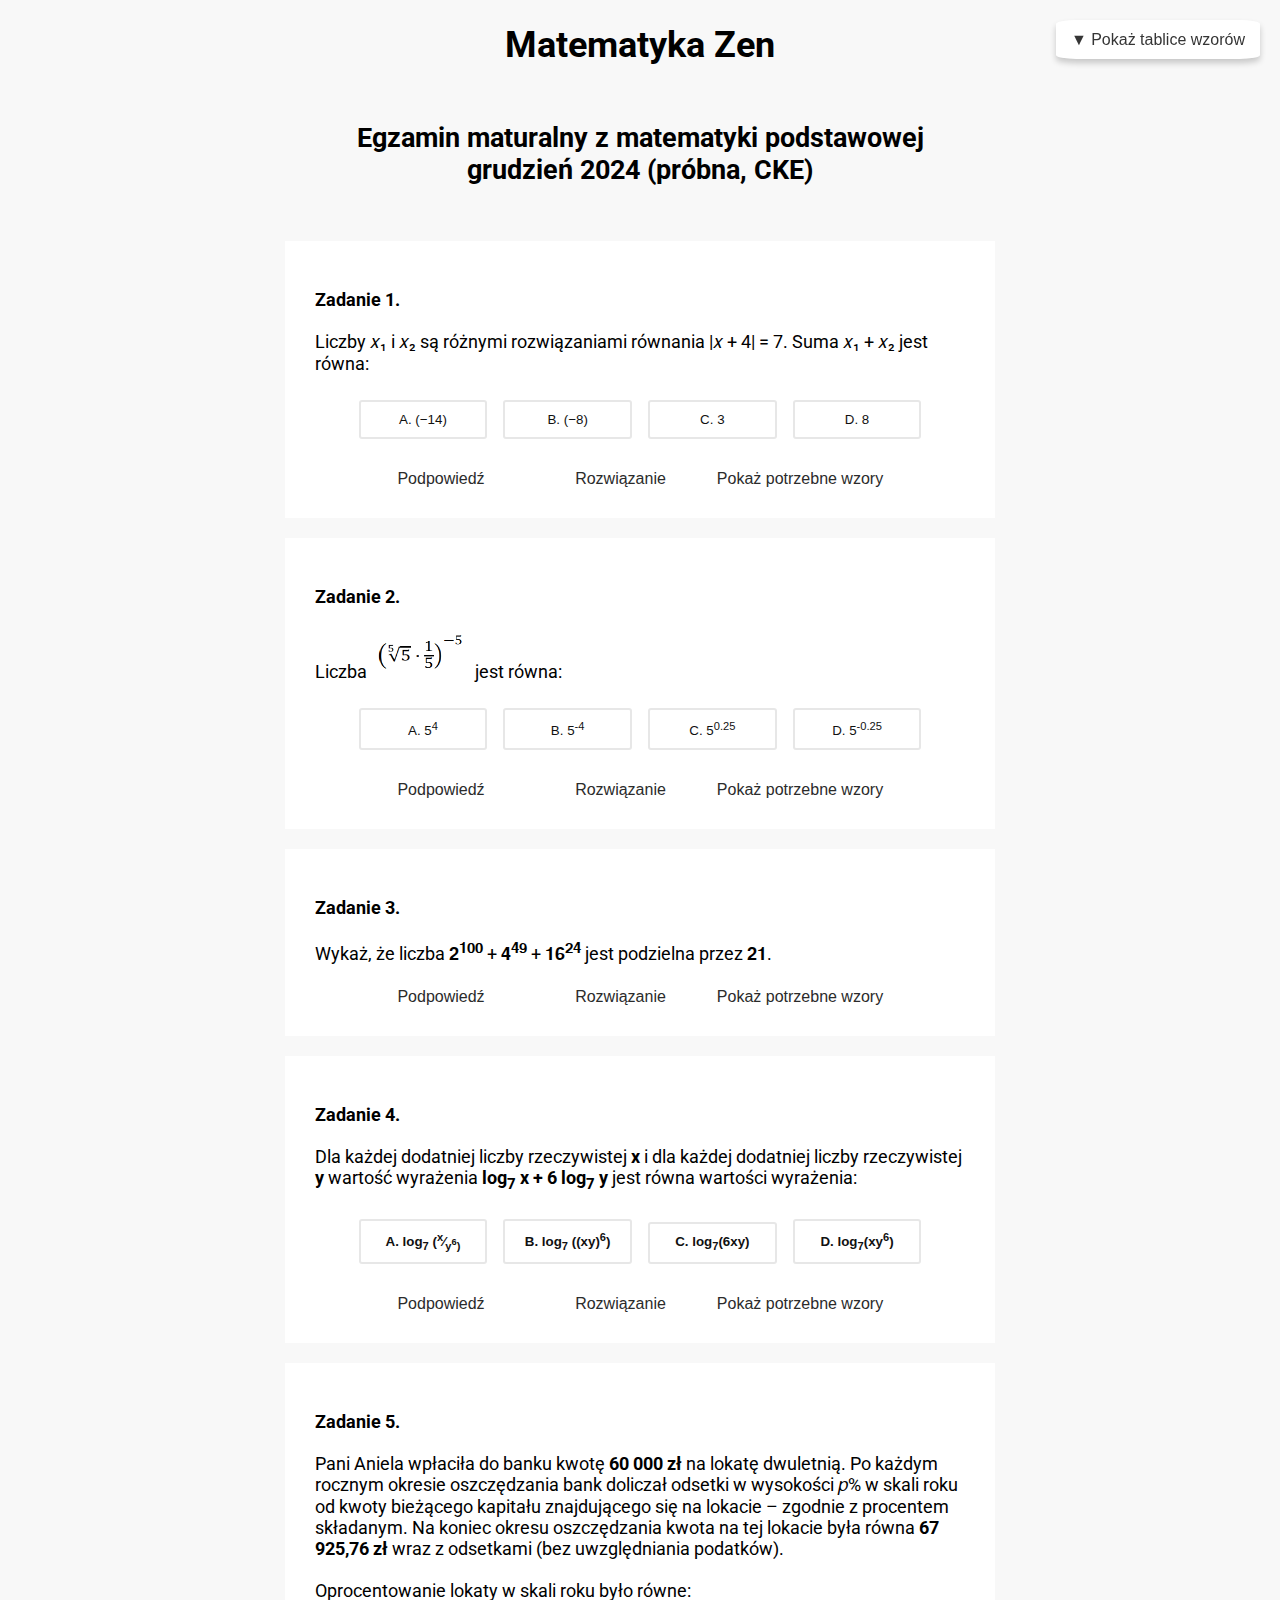
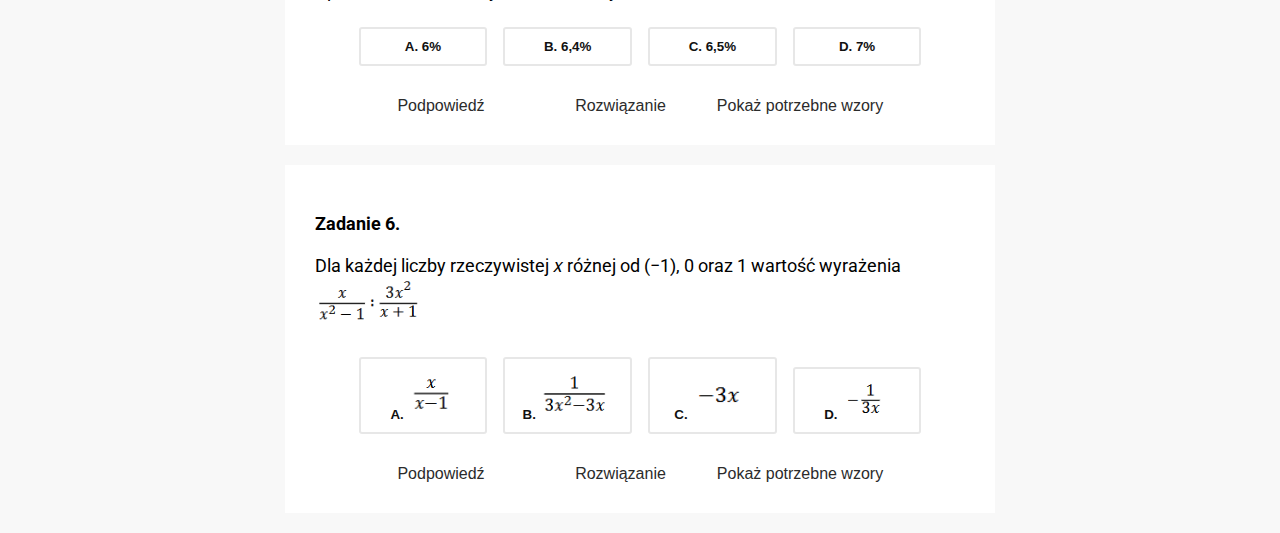
<file: matematykazen8.html>
<!DOCTYPE html>
<html lang="pl">
<head>
    <!--REFRESHING CODE    DELETE THIS BEFERE PUBLISHING
    <meta http-equiv="refresh" content="5">-->


    <meta charset="UTF-8">
    <meta name="viewport" content="width=device-width, initial-scale=1.0">
    <link href='https://fonts.googleapis.com/css?family=Roboto' rel='stylesheet'>

    <script type="text/javascript" src="exercises.js"></script>
    
    <title>Matematyka Zen</title>
    
    <style>
        @font-face {
            font-family: "Computer Modern";
            src: url('http://mirrors.ctan.org/fonts/cm-unicode/fonts/otf/cmunss.otf');
        }

        @font-face {
            font-family: "Computer Modern";
            src: url('http://mirrors.ctan.org/fonts/cm-unicode/fonts/otf/cmunsx.otf');
            font-weight: bold;
        }
        .mathText {
            font-family: "Computer Modern";
            font-size:1.3em;
            line-height: 1.3;
        }
        body { 
            display: block;
            text-align: center;
            font-family: 'Roboto';
            font-size: 18px; 
            background-color: #f8f8f8;
        }
        
        canvas {
            background-color: #ffffff;
            /*
            border: 2px solid #eeeeee;
            border-radius: 3px;
            */
            margin-top: 10px;
        }

            input {
                width: 20px;
                border: 1px solid #ccc;
                text-align: center;
            }

            /* ABY FIREFOZ ORAZ CHROME NIE POSIADAŁY STRZAŁEK PRZY INPUCIE LICZBY*/
            input[type=number] {
                appearance: textfield;         /* Standard property */
                -moz-appearance: textfield;    /* Firefox */
                /* WebKit browsers handled below */
            }
            input::-webkit-outer-spin-button,
            input::-webkit-inner-spin-button {
                -webkit-appearance: none;
                appearance: none;              /* Standard property */
                margin: 0;
            }

        #toggle-tablica {
            position: fixed;
            top: 20px;
            right: 20px;
            width: auto; /* Allow the width to adjust based on content */
            height: auto; /* Allow the height to adjust based on content */
            padding: 10px 15px; /* Add padding for better spacing */
            border: none;
            background-color: white;
            color: #353535;
            font-size: 16px; /* Adjust font size for better readability */
            line-height: 1.2; /* Adjust line height for better text alignment */
            border-radius: 10%;
            cursor: pointer;
            box-shadow: 0px 4px 6px rgba(0, 0, 0, 0.2);
            text-align: center; /* Center-align the text */
            white-space: nowrap; /* Prevent text from wrapping */
        }
        #tablica-wzorow {
            position: fixed;
            right: 30px;
            top: 100px;
            width: 28%;
            height: 80vh;
            border: 2px solid #ccc;
            background-color: white;
            box-shadow: 0px 4px 8px rgba(0, 0, 0, 0.2);
            overflow: hidden;
            display: none;
        }

        .exercise-container {
            background-color: #FFFFFF;
            text-align: left;
            margin: 20px auto;
            width: 650px;
            padding: 30px;
        }
        .button-container {
            margin: auto;
            margin-top: 10px;
            width:90%;
            text-align: center;
        }
        .button-container button {
            width:22%;
            display: inline-block;
            padding: 10px 12px;
            margin: 8px;
            border-style: solid;
            border-color: #e7e7e7;
            background-color: #ffffff;
            color: #111111;
            text-decoration: none;
            cursor: pointer;
            border-radius: 3px;
        }
        .button-container button.correct {
            border-color: #88FF88; /* Green for correct answer */
        }
        .button-container button.incorrect {
            border-color: #FFAAAA; /* Red for incorrect answer */
        }
        
        .light-button-container {
            width:90%;
            margin-top: 20px;
            margin-left: 2%;
            border: 2px;
            border-color: black;
            text-align: center;

        }
        .light-button {
            width:30%;
            display: inline-block;
            text-align: center;
            color: rgb(43, 43, 43); /* Gray text */
            text-decoration: none;
            cursor: pointer;
            background: none; /* Remove button background */
            border: none; /* Remove button border */
            padding: 0; /* Remove padding */
            font-size: 16px; /* Match text size */
        }
        .light-button:hover {
            text-decoration: underline; /* Underline on hover */
        }
        /* TO CHYBA NIE WYSTĘPUJE JUŻ W KODZIE */
        /*
        .light-button-container div{
            margin-top: 30px;

            text-align: left;
        }
        */
        .hint-container{
            display: none;
            
            margin-top:20px;
            padding: 20px;
        }
        .solution-container{
            display: none;

            margin-top:20px;
            padding: 20px;
            border: 2px solid #eeeeee;
        }
            .solution-text-container{
                padding-left:10px;
                padding-left:10px;
            }
            .solution-step-by-step-container{
                display: none;


                text-align: center;
                align-items: center;
            }
                .steps-content{
                    text-align: center;
                    align-items: center;
                    margin-bottom: 20px;
                }
                .steps-nav {
                    text-align: center;
                    margin-top: 20px;
                } 
            .solution-interactive-container{
                text-align: center;
                align-items: center;
            }
            .solution-interactive-container:empty{
                display:none;
            }

        .feedback {
            margin-left: 10px;
            font-size: 16px;
        }
    </style>
</head>
<body>
    <h1>Matematyka Zen</h1>
    <h2> <br/>Egzamin maturalny z matematyki podstawowej<br/> grudzień 2024 (próbna, CKE)<br/><br/> </h2>

    <!-- Exercise Template (Hidden) -->
    <div id="exercise-template" class="exercise-container" style="display: none;">
        <p class="question"></p>
        <div class="button-container answers-container"></div>
        <div class="light-button-container">


            <button class="hint-button light-button">Podpowiedź</button>
            
            <button class="solution-button light-button">Rozwiązanie</button>

            <button class="formulas-button light-button">Pokaż potrzebne wzory</button>
        </div>

            <div class="hint-container"></div>
            <div class="solution-container">
                <div class="solution-text-container"></div>

                <div class="solution-step-by-step-container">
                    <div class="steps-content"></div>
                    <div class="steps-nav">
                        <button class="step-prev light-button">◄</button>
                        <span class="step-counter"></span>
                        <button class="step-next light-button">►</button>
                    </div>
                </div>

                <div class="solution-interactive-container" ></div> 

            </div>
            
        
    </div>

    <!-- Exercises will be dynamically added here -->
    <div id="exercises-wrapper"></div>
    
    <button id="toggle-tablica">▼ Pokaż tablice wzorów</button>
    
    <object id="tablica-wzorow" type="application/pdf" data="wybrane_wzory_matematyczne.pdf#page=10&toolbar=0" width="300px" height="80vh"></object>

    <!--
    <iframe id="tablica-wzorow" src="wybrane_wzory_matematyczne.pdf#toolbar=0" ></iframe>
    -->


    
    <script>

        // przycisk tablicy wzorów
        document.getElementById("toggle-tablica").addEventListener("click", function() {
        const tablica = document.getElementById("tablica-wzorow");
        const toggleButton = document.getElementById("toggle-tablica");

        if (tablica.style.display === "none" || tablica.style.display === "") {
            tablica.style.display = "block";
            toggleButton.textContent = "▲ Schowaj tablice wzorów"; // Change to right arrow
        } else {
            tablica.style.display = "none";
            toggleButton.textContent = "▼ Pokaż tablice wzorów"; // Change back to book icon
        }
        });

        function otworzTabliceNaStronie(numerStrony) {
            document.getElementById("toggle-tablica").textContent = "▲ Schowaj tablice wzorów"; // Change to right arrow

            const tablica = document.getElementById("tablica-wzorow");
            tablica.style.display = "block";

            // Tworzymy nowy obiekt zamiast tylko zmieniać `data`
            const nowyObject = document.createElement("object");
            nowyObject.id = "tablica-wzorow";
            nowyObject.type = "application/pdf";
            nowyObject.data = `wybrane_wzory_matematyczne.pdf#page=${numerStrony}&toolbar=0`;

            nowyObject.style.cssText = tablica.style.cssText;

            /*
            nowyObject.width = "300px";
            nowyObject.height = "80vh";
            nowyObject.style.position = "fixed";
            nowyObject.style.right = "30px";
            nowyObject.style.top = "100px";
            nowyObject.style.border = "2px solid #ccc";
            nowyObject.style.backgroundColor = "white";
            nowyObject.style.boxShadow = "0px 4px 8px rgba(0, 0, 0, 0.2)";
            nowyObject.style.overflow = "visible";
            nowyObject.style.display = "block";
            */

            // Zamieniamy stare <object> na nowy, aby wymusić przeładowanie
            tablica.parentNode.replaceChild(nowyObject, tablica);
            tablica.style.display = "block";

        }



        // Function to load exercises
        function loadExercises() {
            const exercisesWrapper = document.getElementById("exercises-wrapper");
            const template = document.getElementById("exercise-template");

            exercises.forEach((exercise, index) => {
                const exerciseClone = template.cloneNode(true);
                exerciseClone.style.display = "block";
                exerciseClone.id = `exercise-${index}`;

                // Set question
                exerciseClone.querySelector(".question").innerHTML = exercise.question;

                // Set answers
                const answersContainer = exerciseClone.querySelector(".answers-container");
                exercise.answers.forEach((answer, i) => {
                    const answerButton = document.createElement("button");
                    answerButton.innerHTML = answer;

                    answerButton.addEventListener("click", () => {
                        const isSelected = answerButton.classList.contains("correct") || answerButton.querySelector(".feedback");
    
                        // Remove feedback from all buttons
                        answersContainer.querySelectorAll("button").forEach(btn => {
                            btn.classList.remove("correct", "incorrect");
                            btn.querySelector(".feedback")?.remove(); // Remove existing feedback
                        });
                        if (!isSelected){
                            if (exercise.correctAnswer != ""){
                                if (answer === exercise.correctAnswer) {
                                    answerButton.classList.add("correct");
                                } else {
                                    answerButton.classList.add("incorrect");
                                }
                            } else{
                                answerButton.innerHTML += `<span class="feedback">?</span>`;
                            }
                        }else{
                            answerButton.innerHTML = answer;
                        }
                        
                        
                    });
                    answersContainer.appendChild(answerButton);
                });

                // Set hint
                const hintContainer = exerciseClone.querySelector(".hint-container");
                hintContainer.innerHTML = exercise.hint;

                // Set solution
                const solutionContainer = exerciseClone.querySelector(".solution-container");
                const solutionTextContainer = solutionContainer.querySelector(".solution-text-container");

                const solutionStepByStepContainer = exerciseClone.querySelector(".solution-step-by-step-container");

                const solutionInteractiveContainer = exerciseClone.querySelector(".solution-interactive-container");
                

                solutionTextContainer.innerHTML = exercise.solutionText;

                if (exercise.solutionInteractive) {
                    exercise.solutionInteractive(solutionInteractiveContainer);
                }

                // Add event listeners for hint and solution buttons
                formulasButton = exerciseClone.querySelector(".formulas-button")

                if(exercise.formulasPage != null){
                    formulasButton.addEventListener("click", () => {
                        otworzTabliceNaStronie(exercise.formulasPage)
                    });
                }else{
                    formulasButton.style.display = "none";

                }
                
                exerciseClone.querySelector(".hint-button").addEventListener("click", () => {
                    hintContainer.style.display = hintContainer.style.display === "block" ? "none" : "block";
                    solutionContainer.style.display = "none";
                });
                
                exerciseClone.querySelector(".solution-button").addEventListener("click", () => {
                    // Zawsze pokazuj solutionContainer!

                    hintContainer.style.display =  "none";
                    solutionContainer.style.display = solutionContainer.style.display === "block" ? "none" : "block";

                    //solutionContainer.style.display = "block";
                    //hintContainer.style.display = "none";
                    
                    //solutionStepByStepContainer.style.display = "block";


                    // Przełączaj tylko animowane kroki
                    /*
                    if (solutionStepByStepContainer.style.display === "block") {
                        solutionStepByStepContainer.style.display = "none";
                    } else {
                        solutionStepByStepContainer.style.display = "block";
                        showStep(currentStep);
                    }
                    */
                });

                
                // SOLUTION STEP BY STEP CHATA GPT
                
                const stepsContent = solutionStepByStepContainer.querySelector(".steps-content");
                const stepsNav = solutionStepByStepContainer.querySelector(".steps-nav");
                const prevBtn = stepsNav.querySelector(".step-prev");
                const nextBtn = stepsNav.querySelector(".step-next");
                const stepCounter = stepsNav.querySelector(".step-counter");

                function renderStep(step) {

                    if (!step) return "";
                    if (step.type === "video") {
                        const videoHtml = `
                            <video width="420" height="180" autoplay playsinline>
                                <source src="${step.src}" type="video/mp4">
                            </video>
                            <br>${step.text}
                        `;
                        const tempDiv = document.createElement('div');
                        tempDiv.innerHTML = videoHtml;
                        const video = tempDiv.querySelector('video');
                        
                        
                        video.defaultPlaybackRate = 0.01;
                        
                        
                        return tempDiv.innerHTML;
                    } else if (step.type === "image") {
                        return `<img src="${step.src}" style="max-width:320px; display:block; margin:auto; text-align:center;"><br>${step.text}`;
                    } else if (step.type === "text") {
                        return `<div style="margin:10px 0;">${step.text}</div>`;
                    }
                    return "";
                }
                
                if (solutionStepByStepContainer && exercise.solutionStepByStep && Array.isArray(exercise.solutionStepByStep)) {
                    let currentStep = 0;
                    const steps = exercise.solutionStepByStep;
                    

                    function showStep(idx) {
                        currentStep = idx;
                        stepsContent.innerHTML = renderStep(steps[currentStep]);
                        stepCounter.textContent = `${currentStep + 1} / ${steps.length}`;
                        prevBtn.disabled = currentStep === 0;
                        nextBtn.disabled = currentStep === steps.length - 1;
                    }

                    

                    prevBtn.addEventListener("click", () => {
                        if (currentStep > 0) showStep(currentStep - 1);
                    });
                    nextBtn.addEventListener("click", () => {
                        if (currentStep < steps.length - 1) showStep(currentStep + 1);
                    });
                    
                    // Pokaż/ukryj sekcję kroków po kliknięciu "Rozwiązanie"
                    
                    exerciseClone.querySelector(".solution-button").addEventListener("click", () => {
                            showStep(currentStep);
                            solutionStepByStepContainer.style.display = "block";
                    });

                    
                } else {
                    exerciseClone.querySelector(".solution-button").addEventListener("click", () => {
                        solutionStepByStepContainer.style.display = "none";
                    });
                }
                

                // Append the exercise to the wrapper
                exercisesWrapper.appendChild(exerciseClone);
            });
        }

        // Function to draw the number line of solutions of | x + a | = b
        function drawNumberLine1(inputElement) { //it does not care what input element you hand it
            const container = inputElement.closest(".solution-container");
            const canvas = container.querySelector("#numberLine");
            const ctx = canvas.getContext("2d");
            const width = canvas.width;
            const height = canvas.height;
            const centerY = height / 2;
            ctx.clearRect(0, 0, width, height);
            ctx.beginPath();
            ctx.moveTo(20, centerY);
            ctx.lineTo(width - 30, centerY);
            ctx.stroke();
            ctx.beginPath();
            ctx.moveTo(width - 30, centerY - 5);
            ctx.lineTo(width - 20, centerY);
            ctx.lineTo(width - 30, centerY + 5);
            ctx.stroke();
            const minRange = -15;
            const maxRange = 5;
            ctx.fillStyle = "black";
            ctx.font = "12px Arial";
            for (let i = minRange; i <= maxRange; i++) {
                const position = ((i - minRange) / (maxRange - minRange)) * (width - 40) + 20;
                ctx.beginPath();
                ctx.moveTo(position, centerY - 3);
                ctx.lineTo(position, centerY + 3);
                ctx.stroke();
                ctx.fillText(i, position - 5, centerY + 20);
            }
            const a = parseFloat(container.querySelector("#aInput").value) || 0;
            const b = parseFloat(container.querySelector("#bInput").value) || 0;
            const x1 = -a + b;
            const x2 = -a - b;
            if(b>=0){
                [x1, x2].forEach(number => {
                if (number >= minRange && number <= maxRange) {
                    const position = ((number - minRange) / (maxRange - minRange)) * (width - 40) + 20;
                    ctx.beginPath();
                    ctx.arc(position, centerY, 5, 0, Math.PI * 2);
                    ctx.fillStyle = "orange";
                    ctx.fill();
                }
                });
            }
            
        }

        function rysujWykresEksponencjalny(container, a = 1, b = 2, zakresX = [-5, 5]) {
            const canvas = container.querySelector("#numberLine");
            if (!canvas) {
                console.error("Nie znaleziono canvas o podanym ID!");
                return;
            }

            const ctx = canvas.getContext("2d");
            const width = canvas.width;
            const height = canvas.height;

            // Konfiguracja układu współrzędnych
            const margin = 40;
            const scaleX = (width - 2 * margin) / (zakresX[1] - zakresX[0]);
            const zakresY = [-a * Math.pow(b, Math.abs(zakresX[0])), a * Math.pow(b, zakresX[1])];
            const scaleY = (height - 2 * margin) / (zakresY[1] - zakresY[0]);

            // Wyczyść canvas
            ctx.clearRect(0, 0, width, height);

            // Rysowanie osi
            ctx.strokeStyle = "black";
            ctx.lineWidth = 2;

            // Oś X
            ctx.beginPath();
            ctx.moveTo(margin, height / 2);
            ctx.lineTo(width - margin, height / 2);
            ctx.stroke();

            // Oś Y
            ctx.beginPath();
            ctx.moveTo(width / 2, margin);
            ctx.lineTo(width / 2, height - margin);
            ctx.stroke();

            // Rysowanie wykresu funkcji f(x) = a * b^x
            ctx.strokeStyle = "red";
            ctx.lineWidth = 2;
            ctx.beginPath();
            /*
            for (let i = 0; i <= width; i++) {
                let x = zakresX[0] + (i / width) * (zakresX[1] - zakresX
            */
        }

        // Load all exercises when the page loads
        loadExercises();
    /*
        POMYSŁY NA INTERAKRYWNE RZECZY
            - Floating z prawej pdf z kartą wzorów
    */
    </script>
</body>
</html>
</file>
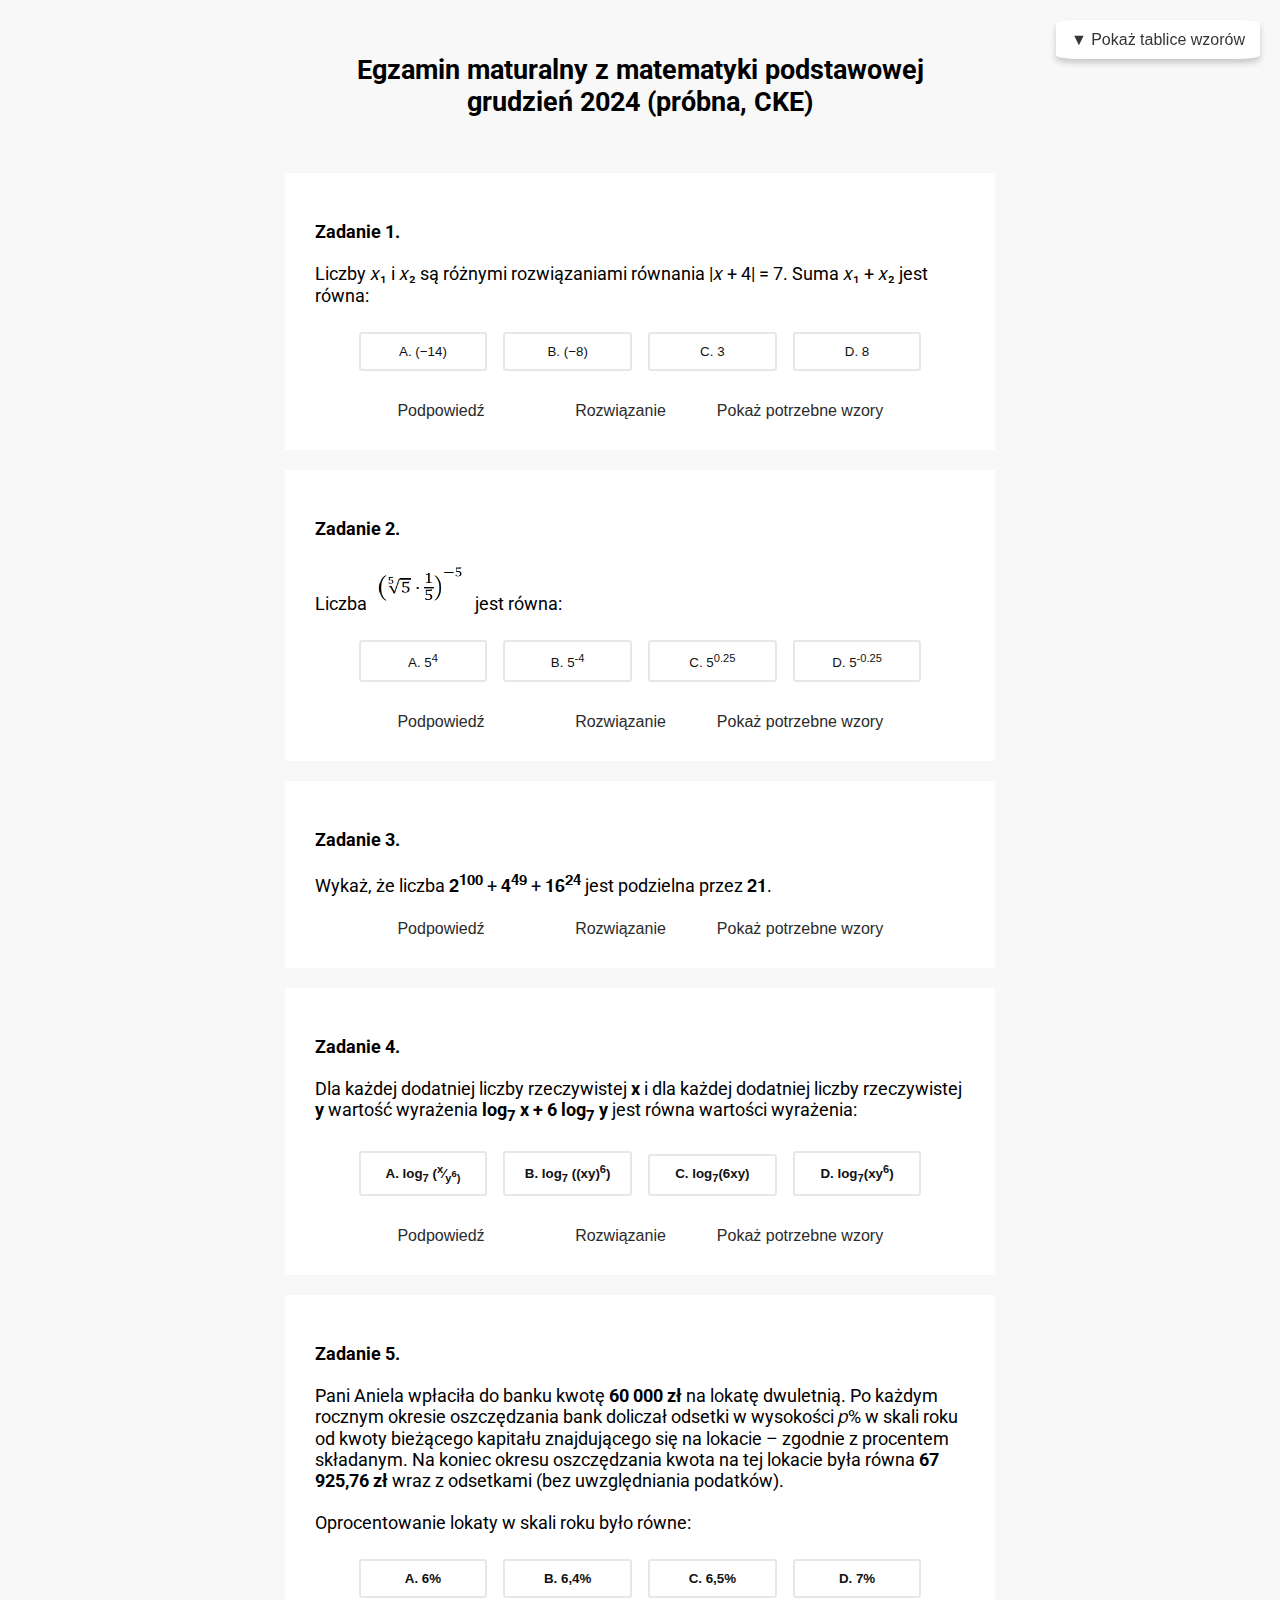
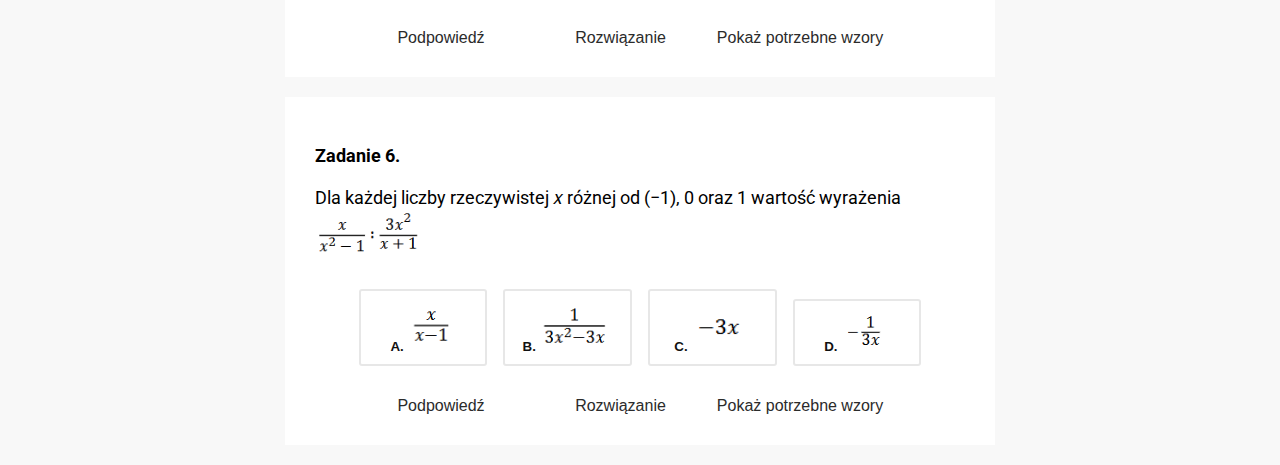
<file: oldindex.html>
<!DOCTYPE html>
<html lang="pl">
<head>
    <!--REFRESHING CODE    DELETE THIS BEFERE PUBLISHING
    <meta http-equiv="refresh" content="5">-->


    <meta charset="UTF-8">
    <meta name="viewport" content="width=device-width, initial-scale=1.0">
    <link href='https://fonts.googleapis.com/css?family=Roboto' rel='stylesheet'>

    <script type="text/javascript" src="exercises.js"></script>
    
    <title>Matematyka zen</title>
    
    <style>
        @font-face {
            font-family: "Computer Modern";
            src: url('http://mirrors.ctan.org/fonts/cm-unicode/fonts/otf/cmunss.otf');
        }

        @font-face {
            font-family: "Computer Modern";
            src: url('http://mirrors.ctan.org/fonts/cm-unicode/fonts/otf/cmunsx.otf');
            font-weight: bold;
        }
        .mathText {
            font-family: "Computer Modern";
            font-size:1.3em;
            line-height: 1.3;
        }
        body { 
            display: block;
            text-align: center;
            font-family: 'Roboto';
            font-size: 18px; 
            background-color: #f8f8f8;
        }
        
        canvas {
            background-color: #ffffff;
            /*
            border: 2px solid #eeeeee;
            border-radius: 3px;
            */
            margin-top: 10px;
        }

            input {
                width: 20px;
                border: 1px solid #ccc;
                text-align: center;
            }

            /* ABY FIREFOZ ORAZ CHROME NIE POSIADAŁY STRZAŁEK PRZY INPUCIE LICZBY*/
            input[type=number] {
                appearance: textfield;         /* Standard property */
                -moz-appearance: textfield;    /* Firefox */
                /* WebKit browsers handled below */
            }
            input::-webkit-outer-spin-button,
            input::-webkit-inner-spin-button {
                -webkit-appearance: none;
                appearance: none;              /* Standard property */
                margin: 0;
            }

        #toggle-tablica {
            position: fixed;
            top: 20px;
            right: 20px;
            width: auto; /* Allow the width to adjust based on content */
            height: auto; /* Allow the height to adjust based on content */
            padding: 10px 15px; /* Add padding for better spacing */
            border: none;
            background-color: white;
            color: #353535;
            font-size: 16px; /* Adjust font size for better readability */
            line-height: 1.2; /* Adjust line height for better text alignment */
            border-radius: 10%;
            cursor: pointer;
            box-shadow: 0px 4px 6px rgba(0, 0, 0, 0.2);
            text-align: center; /* Center-align the text */
            white-space: nowrap; /* Prevent text from wrapping */
        }
        #tablica-wzorow {
            position: fixed;
            right: 30px;
            top: 100px;
            width: 28%;
            height: 80vh;
            border: 2px solid #ccc;
            background-color: white;
            box-shadow: 0px 4px 8px rgba(0, 0, 0, 0.2);
            overflow: hidden;
            display: none;
        }

        .exercise-container {
            background-color: #FFFFFF;
            text-align: left;
            margin: 20px auto;
            width: 650px;
            padding: 30px;
        }
        .button-container {
            margin: auto;
            margin-top: 10px;
            width:90%;
            text-align: center;
        }
        .button-container button {
            width:22%;
            display: inline-block;
            padding: 10px 12px;
            margin: 8px;
            border-style: solid;
            border-color: #e7e7e7;
            background-color: #ffffff;
            color: #111111;
            text-decoration: none;
            cursor: pointer;
            border-radius: 3px;
        }
        .button-container button.correct {
            border-color: #88FF88; /* Green for correct answer */
        }
        .button-container button.incorrect {
            border-color: #FFAAAA; /* Red for incorrect answer */
        }
        
        .light-button-container {
            width:90%;
            margin-top: 20px;
            margin-left: 2%;
            border: 2px;
            border-color: black;
            text-align: center;

        }
        .light-button {
            width:30%;
            display: inline-block;
            text-align: center;
            color: rgb(43, 43, 43); /* Gray text */
            text-decoration: none;
            cursor: pointer;
            background: none; /* Remove button background */
            border: none; /* Remove button border */
            padding: 0; /* Remove padding */
            font-size: 16px; /* Match text size */
        }
        .light-button:hover {
            text-decoration: underline; /* Underline on hover */
        }
        /* TO CHYBA NIE WYSTĘPUJE JUŻ W KODZIE */
        /*
        .light-button-container div{
            margin-top: 30px;

            text-align: left;
        }
        */
        .hint-container{
            display: none;
            
            margin-top:20px;
            padding: 20px;
        }
        .solution-container{
            display: none;

            margin-top:20px;
            padding: 20px;
            border: 2px solid #eeeeee;
        }
            .solution-text-container{
                padding-left:10px;
                padding-left:10px;
            }
            .solution-step-by-step-container{
                display: none;


                text-align: center;
                align-items: center;
            }
                .steps-content{
                    text-align: center;
                    align-items: center;
                    margin-bottom: 20px;
                }
                .steps-nav {
                    text-align: center;
                    margin-top: 20px;
                } 
            .solution-interactive-container{
                text-align: center;
                align-items: center;
            }
            .solution-interactive-container:empty{
                display:none;
            }

        .feedback {
            margin-left: 10px;
            font-size: 16px;
        }
    </style>
</head>
<body>
    <h2> <br/>Egzamin maturalny z matematyki podstawowej<br/> grudzień 2024 (próbna, CKE)<br/><br/> </h2>

    <!-- Exercise Template (Hidden) -->
    <div id="exercise-template" class="exercise-container" style="display: none;">
        <p class="question"></p>
        <div class="button-container answers-container"></div>
        <div class="light-button-container">


            <button class="hint-button light-button">Podpowiedź</button>
            
            <button class="solution-button light-button">Rozwiązanie</button>

            <button class="formulas-button light-button">Pokaż potrzebne wzory</button>
        </div>

            <div class="hint-container"></div>
            <div class="solution-container">
                <div class="solution-text-container"></div>

                <div class="solution-step-by-step-container">
                    <div class="steps-content"></div>
                    <div class="steps-nav">
                        <button class="step-prev light-button">◄</button>
                        <span class="step-counter"></span>
                        <button class="step-next light-button">►</button>
                    </div>
                </div>

                <div class="solution-interactive-container" ></div> 

            </div>
            
        
    </div>

    <!-- Exercises will be dynamically added here -->
    <div id="exercises-wrapper"></div>
    
    <button id="toggle-tablica">▼ Pokaż tablice wzorów</button>
    
    <object id="tablica-wzorow" type="application/pdf" data="wybrane_wzory_matematyczne.pdf#page=10&toolbar=0" width="300px" height="80vh"></object>

    <!--
    <iframe id="tablica-wzorow" src="wybrane_wzory_matematyczne.pdf#toolbar=0" ></iframe>
    -->


    
    <script>

        // przycisk tablicy wzorów
        document.getElementById("toggle-tablica").addEventListener("click", function() {
        const tablica = document.getElementById("tablica-wzorow");
        const toggleButton = document.getElementById("toggle-tablica");

        if (tablica.style.display === "none" || tablica.style.display === "") {
            tablica.style.display = "block";
            toggleButton.textContent = "▲ Schowaj tablice wzorów"; // Change to right arrow
        } else {
            tablica.style.display = "none";
            toggleButton.textContent = "▼ Pokaż tablice wzorów"; // Change back to book icon
        }
        });

        function otworzTabliceNaStronie(numerStrony) {
            document.getElementById("toggle-tablica").textContent = "▲ Schowaj tablice wzorów"; // Change to right arrow

            const tablica = document.getElementById("tablica-wzorow");
            tablica.style.display = "block";

            // Tworzymy nowy obiekt zamiast tylko zmieniać `data`
            const nowyObject = document.createElement("object");
            nowyObject.id = "tablica-wzorow";
            nowyObject.type = "application/pdf";
            nowyObject.data = `wybrane_wzory_matematyczne.pdf#page=${numerStrony}&toolbar=0`;

            nowyObject.style.cssText = tablica.style.cssText;

            /*
            nowyObject.width = "300px";
            nowyObject.height = "80vh";
            nowyObject.style.position = "fixed";
            nowyObject.style.right = "30px";
            nowyObject.style.top = "100px";
            nowyObject.style.border = "2px solid #ccc";
            nowyObject.style.backgroundColor = "white";
            nowyObject.style.boxShadow = "0px 4px 8px rgba(0, 0, 0, 0.2)";
            nowyObject.style.overflow = "visible";
            nowyObject.style.display = "block";
            */

            // Zamieniamy stare <object> na nowy, aby wymusić przeładowanie
            tablica.parentNode.replaceChild(nowyObject, tablica);
            tablica.style.display = "block";

        }



        // Function to load exercises
        function loadExercises() {
            const exercisesWrapper = document.getElementById("exercises-wrapper");
            const template = document.getElementById("exercise-template");

            exercises.forEach((exercise, index) => {
                const exerciseClone = template.cloneNode(true);
                exerciseClone.style.display = "block";
                exerciseClone.id = `exercise-${index}`;

                // Set question
                exerciseClone.querySelector(".question").innerHTML = exercise.question;

                // Set answers
                const answersContainer = exerciseClone.querySelector(".answers-container");
                exercise.answers.forEach((answer, i) => {
                    const answerButton = document.createElement("button");
                    answerButton.innerHTML = answer;

                    answerButton.addEventListener("click", () => {
                        const isSelected = answerButton.classList.contains("correct") || answerButton.querySelector(".feedback");
    
                        // Remove feedback from all buttons
                        answersContainer.querySelectorAll("button").forEach(btn => {
                            btn.classList.remove("correct", "incorrect");
                            btn.querySelector(".feedback")?.remove(); // Remove existing feedback
                        });
                        if (!isSelected){
                            if (exercise.correctAnswer != ""){
                                if (answer === exercise.correctAnswer) {
                                    answerButton.classList.add("correct");
                                } else {
                                    answerButton.classList.add("incorrect");
                                }
                            } else{
                                answerButton.innerHTML += `<span class="feedback">?</span>`;
                            }
                        }else{
                            answerButton.innerHTML = answer;
                        }
                        
                        
                    });
                    answersContainer.appendChild(answerButton);
                });

                // Set hint
                const hintContainer = exerciseClone.querySelector(".hint-container");
                hintContainer.innerHTML = exercise.hint;

                // Set solution
                const solutionContainer = exerciseClone.querySelector(".solution-container");
                const solutionTextContainer = solutionContainer.querySelector(".solution-text-container");

                const solutionStepByStepContainer = exerciseClone.querySelector(".solution-step-by-step-container");

                const solutionInteractiveContainer = exerciseClone.querySelector(".solution-interactive-container");
                

                solutionTextContainer.innerHTML = exercise.solutionText;

                if (exercise.solutionInteractive) {
                    exercise.solutionInteractive(solutionInteractiveContainer);
                }

                // Add event listeners for hint and solution buttons
                formulasButton = exerciseClone.querySelector(".formulas-button")

                if(exercise.formulasPage != null){
                    formulasButton.addEventListener("click", () => {
                        otworzTabliceNaStronie(exercise.formulasPage)
                    });
                }else{
                    formulasButton.style.display = "none";

                }
                
                exerciseClone.querySelector(".hint-button").addEventListener("click", () => {
                    hintContainer.style.display = hintContainer.style.display === "block" ? "none" : "block";
                    solutionContainer.style.display = "none";
                });
                
                exerciseClone.querySelector(".solution-button").addEventListener("click", () => {
                    // Zawsze pokazuj solutionContainer!

                    hintContainer.style.display =  "none";
                    solutionContainer.style.display = solutionContainer.style.display === "block" ? "none" : "block";

                    //solutionContainer.style.display = "block";
                    //hintContainer.style.display = "none";
                    
                    //solutionStepByStepContainer.style.display = "block";


                    // Przełączaj tylko animowane kroki
                    /*
                    if (solutionStepByStepContainer.style.display === "block") {
                        solutionStepByStepContainer.style.display = "none";
                    } else {
                        solutionStepByStepContainer.style.display = "block";
                        showStep(currentStep);
                    }
                    */
                });

                
                // SOLUTION STEP BY STEP CHATA GPT
                
                const stepsContent = solutionStepByStepContainer.querySelector(".steps-content");
                const stepsNav = solutionStepByStepContainer.querySelector(".steps-nav");
                const prevBtn = stepsNav.querySelector(".step-prev");
                const nextBtn = stepsNav.querySelector(".step-next");
                const stepCounter = stepsNav.querySelector(".step-counter");

                function renderStep(step) {
                    if (!step) return "";
                    if (step.type === "video") {
                        return `<video width="320" height="180" autoplay playsinline><source src="${step.src}" type="video/mp4"></video><br>${step.text}`;
                    } else if (step.type === "image") {
                        return `<img src="${step.src}" style="max-width:320px; display:block; margin:auto; text-align:center;"><br>${step.text}`;
                    } else if (step.type === "text") {
                        return `<div style="margin:10px 0;">${step.text}</div>`;
                    }
                    return "";
                }
                
                if (solutionStepByStepContainer && exercise.solutionStepByStep && Array.isArray(exercise.solutionStepByStep)) {
                    let currentStep = 0;
                    const steps = exercise.solutionStepByStep;
                    

                    function showStep(idx) {
                        currentStep = idx;
                        stepsContent.innerHTML = renderStep(steps[currentStep]);
                        stepCounter.textContent = `${currentStep + 1} / ${steps.length}`;
                        prevBtn.disabled = currentStep === 0;
                        nextBtn.disabled = currentStep === steps.length - 1;
                    }

                    

                    prevBtn.addEventListener("click", () => {
                        if (currentStep > 0) showStep(currentStep - 1);
                    });
                    nextBtn.addEventListener("click", () => {
                        if (currentStep < steps.length - 1) showStep(currentStep + 1);
                    });
                    
                    // Pokaż/ukryj sekcję kroków po kliknięciu "Rozwiązanie"
                    
                    exerciseClone.querySelector(".solution-button").addEventListener("click", () => {
                            showStep(currentStep);
                            solutionStepByStepContainer.style.display = "block";
                    });

                    
                } else {
                    exerciseClone.querySelector(".solution-button").addEventListener("click", () => {
                        solutionStepByStepContainer.style.display = "none";
                    });
                }
                

                // Append the exercise to the wrapper
                exercisesWrapper.appendChild(exerciseClone);
            });
        }

        // Function to draw the number line of solutions of | x + a | = b
        function drawNumberLine1(inputElement) { //it does not care what input element you hand it
            const container = inputElement.closest(".solution-container");
            const canvas = container.querySelector("#numberLine");
            const ctx = canvas.getContext("2d");
            const width = canvas.width;
            const height = canvas.height;
            const centerY = height / 2;
            ctx.clearRect(0, 0, width, height);
            ctx.beginPath();
            ctx.moveTo(20, centerY);
            ctx.lineTo(width - 30, centerY);
            ctx.stroke();
            ctx.beginPath();
            ctx.moveTo(width - 30, centerY - 5);
            ctx.lineTo(width - 20, centerY);
            ctx.lineTo(width - 30, centerY + 5);
            ctx.stroke();
            const minRange = -15;
            const maxRange = 5;
            ctx.fillStyle = "black";
            ctx.font = "12px Arial";
            for (let i = minRange; i <= maxRange; i++) {
                const position = ((i - minRange) / (maxRange - minRange)) * (width - 40) + 20;
                ctx.beginPath();
                ctx.moveTo(position, centerY - 3);
                ctx.lineTo(position, centerY + 3);
                ctx.stroke();
                ctx.fillText(i, position - 5, centerY + 20);
            }
            const a = parseFloat(container.querySelector("#aInput").value) || 0;
            const b = parseFloat(container.querySelector("#bInput").value) || 0;
            const x1 = -a + b;
            const x2 = -a - b;
            if(b>=0){
                [x1, x2].forEach(number => {
                if (number >= minRange && number <= maxRange) {
                    const position = ((number - minRange) / (maxRange - minRange)) * (width - 40) + 20;
                    ctx.beginPath();
                    ctx.arc(position, centerY, 5, 0, Math.PI * 2);
                    ctx.fillStyle = "orange";
                    ctx.fill();
                }
                });
            }
            
        }

        function rysujWykresEksponencjalny(container, a = 1, b = 2, zakresX = [-5, 5]) {
            const canvas = container.querySelector("#numberLine");
            if (!canvas) {
                console.error("Nie znaleziono canvas o podanym ID!");
                return;
            }

            const ctx = canvas.getContext("2d");
            const width = canvas.width;
            const height = canvas.height;

            // Konfiguracja układu współrzędnych
            const margin = 40;
            const scaleX = (width - 2 * margin) / (zakresX[1] - zakresX[0]);
            const zakresY = [-a * Math.pow(b, Math.abs(zakresX[0])), a * Math.pow(b, zakresX[1])];
            const scaleY = (height - 2 * margin) / (zakresY[1] - zakresY[0]);

            // Wyczyść canvas
            ctx.clearRect(0, 0, width, height);

            // Rysowanie osi
            ctx.strokeStyle = "black";
            ctx.lineWidth = 2;

            // Oś X
            ctx.beginPath();
            ctx.moveTo(margin, height / 2);
            ctx.lineTo(width - margin, height / 2);
            ctx.stroke();

            // Oś Y
            ctx.beginPath();
            ctx.moveTo(width / 2, margin);
            ctx.lineTo(width / 2, height - margin);
            ctx.stroke();

            // Rysowanie wykresu funkcji f(x) = a * b^x
            ctx.strokeStyle = "red";
            ctx.lineWidth = 2;
            ctx.beginPath();
            /*
            for (let i = 0; i <= width; i++) {
                let x = zakresX[0] + (i / width) * (zakresX[1] - zakresX
            */
        }

        // Load all exercises when the page loads
        loadExercises();
    /*
        POMYSŁY NA INTERAKRYWNE RZECZY
            - Floating z prawej pdf z kartą wzorów
    */
    </script>
</body>
</html>
</file>
<file: style.css>
@font-face {
    font-family: "Computer Modern";
    src: url('http://mirrors.ctan.org/fonts/cm-unicode/fonts/otf/cmunss.otf');
}

@font-face {
    font-family: "Computer Modern";
    src: url('http://mirrors.ctan.org/fonts/cm-unicode/fonts/otf/cmunsx.otf');
    font-weight: bold;
}
.mathText {
    font-family: "Computer Modern";
    font-size:1.3em;
    line-height: 1.3;
}
body { 
    display: block;
    text-align: center;
    font-family: 'Roboto';
    font-size: 18px; 
    background-color: #f8f8f8;
}

canvas {
    background-color: #ffffff;
    /*
    border: 2px solid #eeeeee;
    border-radius: 3px;
    */
    margin-top: 10px;
}

    input {
        font-size: 18px; 
        width: 24px;
        border: 1px solid #ccc;
        text-align: center;
    }

    /* ABY FIREFOZ ORAZ CHROME NIE POSIADAŁY STRZAŁEK PRZY INPUCIE LICZBY*/
    input[type=number] {
        appearance: textfield;         /* Standard property */
        -moz-appearance: textfield;    /* Firefox */
        /* WebKit browsers handled below */
    }
    input::-webkit-outer-spin-button,
    input::-webkit-inner-spin-button {
        -webkit-appearance: none;
        appearance: none;              /* Standard property */
        margin: 0;
    }

#toggle-tablica {
    z-index:1;
    position: fixed;
    top: 15px;

    right: 20px;
    width: auto; /* Allow the width to adjust based on content */
    height: auto; /* Allow the height to adjust based on content */
    padding: 5px; /* Add padding for better spacing */
    border: none;
    background-color: white;
    color: #353535;
    font-size: 16px; /* Adjust font size for better readability */
    line-height: 1.2; /* Adjust line height for better text alignment */
    border-radius: 10%;
    cursor: pointer;
    box-shadow: 0px 4px 6px rgba(0, 0, 0, 0.2);
    text-align: center; /* Center-align the text */
    white-space: nowrap; /* Prevent text from wrapping */
}
#tablica-wzorow {
    z-index:1;
    position: fixed;
    right: 30px;
    top: 100px;
    width: 28%;
    height: 80vh;
    border: 2px solid #ccc;
    background-color: white;
    box-shadow: 0px 4px 8px rgba(0, 0, 0, 0.2);
    overflow: hidden;
    display: none;
}



#top-bar {
    z-index: 1;
    position: fixed;
    top: 0;
    left: 0;
    width: 100%;
    background: #fff;
    border-bottom: 1px solid #ccc;
    box-shadow: 0 2px 4px rgba(0, 0, 0, 0.05);
    
}

/* Wycentrowany kontener w pasku */
#bar-container {
    position: relative;
    background-color: #FFFFFF;
    text-align: left;
    margin: 20px auto;
    padding: 0px 30px;
    width: 650px;
}


/* Prawa część (wynik) */
#total-score {

    position: absolute;
    right: -120px;
    top: -5px;
    padding: 5px;
    width:100px;

    border: 1px solid;
    text-align: center;
    color: #858585;
    background-color: white;
}

#score-switch-button{
    position: absolute;
    right: -230px;
    top: -2px;
    padding: 5px;
    width: 80px;

    border: 1px solid ;
    text-align: center;
    color: #858585;
    background-color: white;
}





.exercise-container {
    position: relative;
    background-color: #FFFFFF;
    text-align: left;
    margin: 20px auto;
    width: 650px;
    padding: 30px;
}
.exercise-score{
    position: absolute;
    right: -120px;
    top: 48px;
    padding: 5px;
    border: 1px solid;
}
.low-exercise-score {
    color: #d6d6d6;
    border-color: #dfdfdf;
}
.mid-exercise-score {
    color: #86cd97; 
    border-color: #9bd6a8;
}
.high-exercise-score {
    color: #0AB32F;
    border-color: #1cce43;
}

.button-container {
    margin: auto;
    margin-top: 10px;
    width:90%;
    text-align: center;
}
.button-container button {
    width:22%;
    display: inline-block;
    padding: 10px 12px;
    margin: 8px;
    border-style: solid;
    border-color: #e7e7e7;
    background-color: #ffffff;
    color: #111111;
    text-decoration: none;
    cursor: pointer;
    border-radius: 3px;
}
.button-container button.correct {
    border-color: #88FF88; /* Green for correct answer */
}
.button-container button.incorrect {
    border-color: #FFAAAA; /* Red for incorrect answer */
}

.light-button-container {
    width:90%;
    margin-top: 20px;
    margin-left: 2%;
    border: 2px;
    border-color: black;
    text-align: center;

}
.light-button {
    width:30%;
    display: inline-block;
    text-align: center;
    color: #4f4f4f; /* Gray text */
    text-decoration: none;
    cursor: pointer;
    background: none; /* Remove button background */
    border: none; /* Remove button border */
    padding: 0; /* Remove padding */
    font-size: 16px; /* Match text size */
}
.light-button:hover {
    text-decoration: underline; /* Underline on hover */
}
/* TO CHYBA NIE WYSTĘPUJE JUŻ W KODZIE */
/*
.light-button-container div{
    margin-top: 30px;

    text-align: left;
}
*/
.hint-container{
    display: none;
    
    margin-top:20px;
    padding: 20px;
}
.solution-container{
    display: none;

    margin-top:20px;
    padding: 20px;
    border: 2px solid #eeeeee;
}

    .solution-text-container{
        border-bottom: 2px solid #eeeeee;

        padding-top:30px;
        padding-bottom:30px;
        padding-left:30px;
    }
    .solution-text-container:empty
    {
        display:none;
    }
    .solution-step-by-step-container{
        border-bottom: 2px solid #eeeeee;

        display: none;
        text-align: center;
        align-items: center;
    }
    .solution-step-by-step-container video{
        width: 420px;
        height: 180px;
    }
    .solution-step-by-step-container img{
        max-width:320px;
        display:block;
        margin:auto;
        text-align:center;
    }
    
    .solution-step-by-step-container:empty
    {
        display:none;
    }
        .steps-content{
            vertical-align: bottom;
            text-align: center;
            align-items: center;
            min-height: 230px;
            margin-top: 10px;
            margin-bottom: 10px;
            
        }
        
        .steps-nav {
            margin-top: 10px;
            margin-bottom: 30px;
            text-align: center;
        } 
    .solution-interactive-container{
        border-bottom: 2px solid #eeeeee;
        
        padding-bottom: 30px;
        text-align: center;
        align-items: center;
    }
    .solution-interactive-container:empty{
        display:none;
    }

.feedback {
    margin-left: 10px;
    font-size: 16px;
}
</file>
